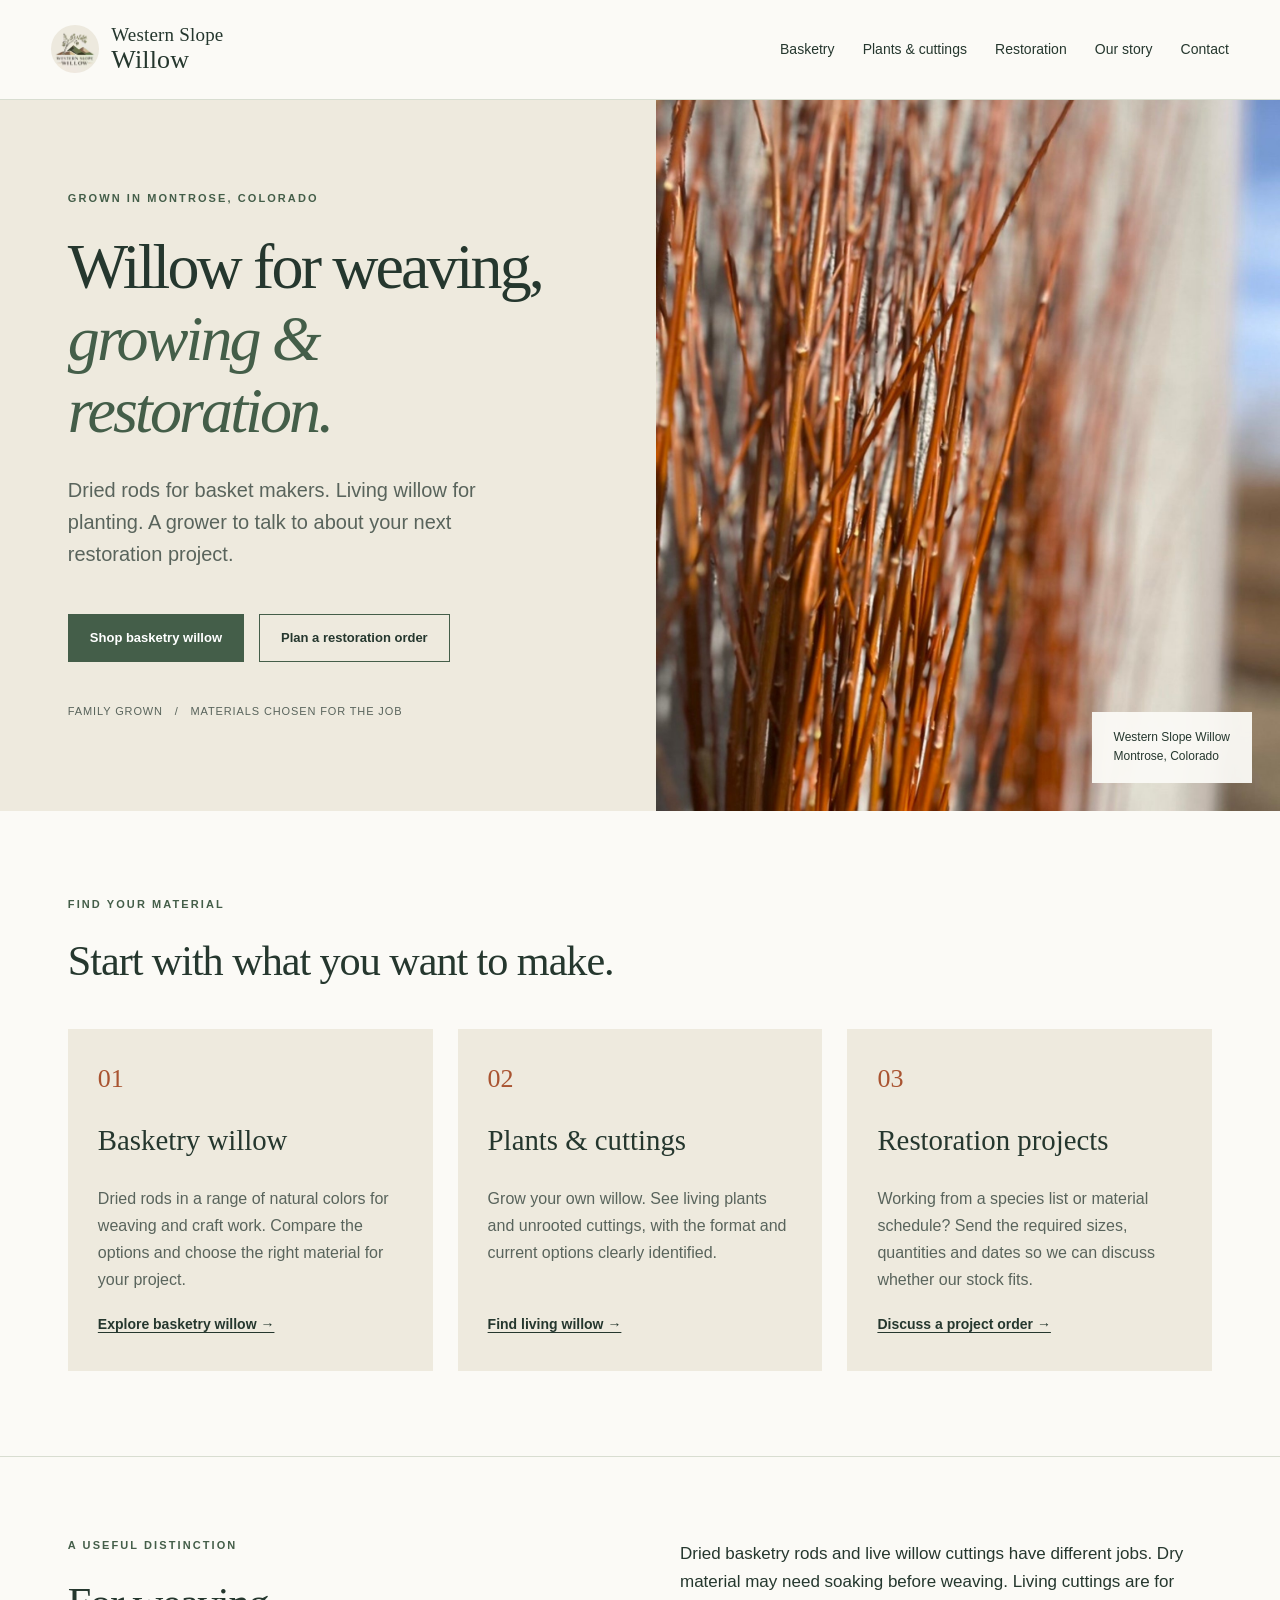
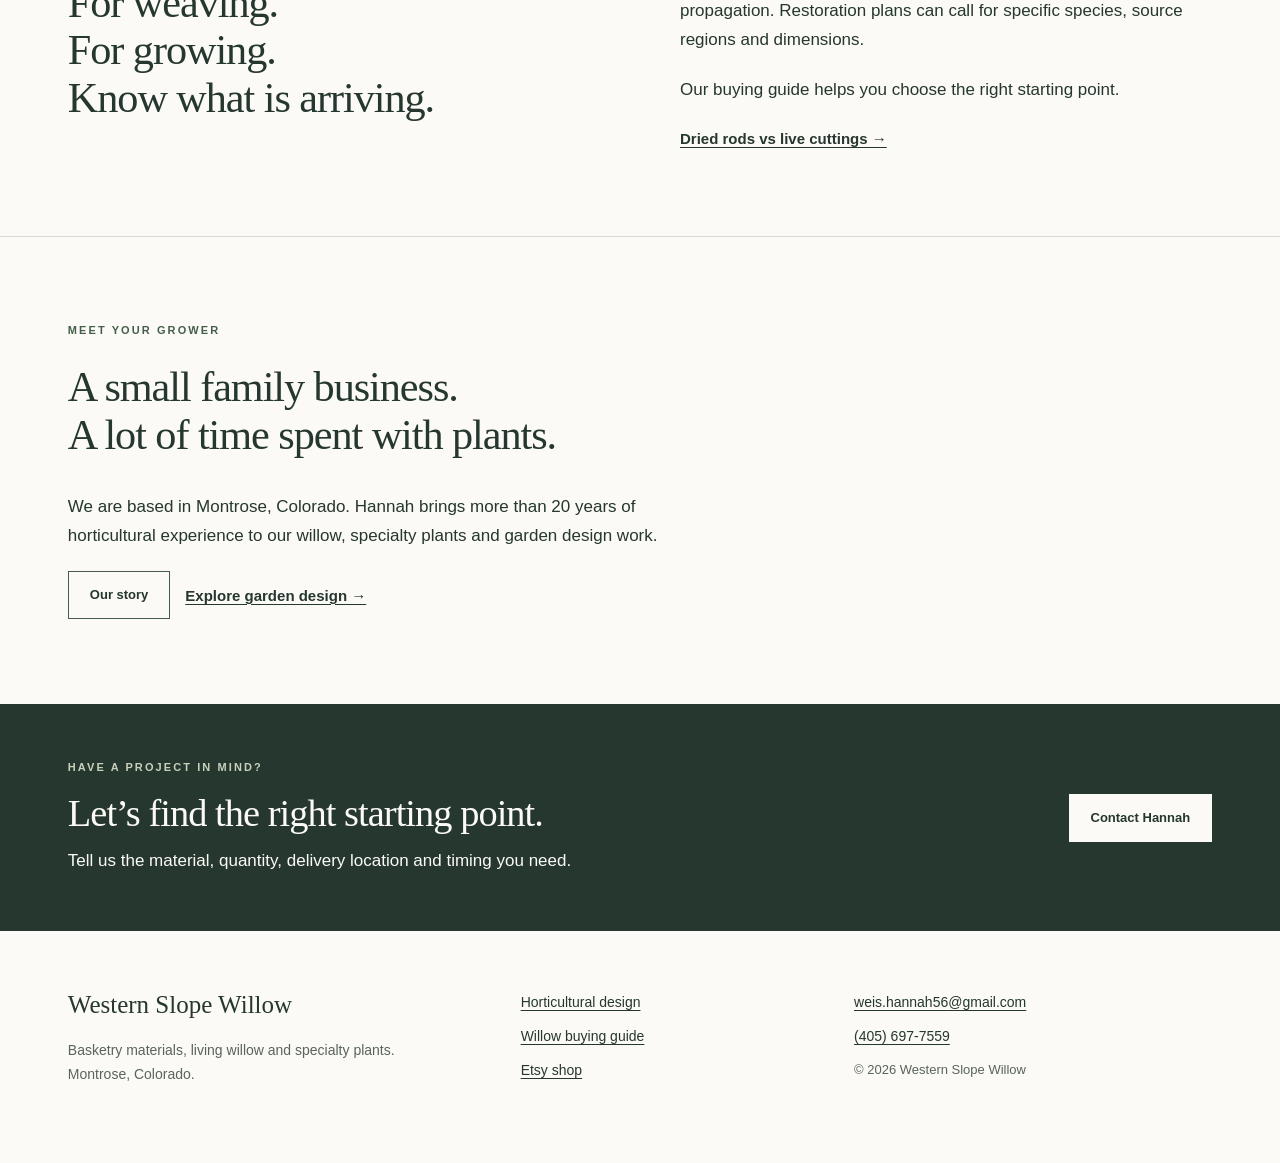
<file: index.html>
<!doctype html>
<html lang="en"><head><meta charset="utf-8"><meta name="viewport" content="width=device-width, initial-scale=1"><title>Basketry Willow &amp; Restoration Plants | Western Slope Willow</title><meta name="description" content="Shop dried basketry willow rods, live cuttings and willow plants from Montrose, Colorado. Ask about material for restoration and revegetation projects."><link rel="canonical" href="https://westernslopewillow.com/"><meta property="og:type" content="website"><meta property="og:title" content="Basketry Willow &amp; Restoration Plants | Western Slope Willow"><meta property="og:description" content="Shop dried basketry willow rods, live cuttings and willow plants from Montrose, Colorado. Ask about material for restoration and revegetation projects."><meta property="og:url" content="https://westernslopewillow.com/"><meta property="og:image" content="https://westernslopewillow.com/assets/willow-rods.jpg"><meta property="og:image:alt" content="Close view of reddish brown willow rods"><link rel="icon" href="/assets/logo.png"><link rel="stylesheet" href="/assets/site.css"><script type="application/ld+json">{"@context": "https://schema.org", "@graph": [{"@type": "Organization", "@id": "https://westernslopewillow.com/#organization", "name": "Western Slope Willow", "url": "https://westernslopewillow.com/", "logo": "https://westernslopewillow.com/assets/logo.png", "email": "weis.hannah56@gmail.com", "telephone": "+1-405-697-7559", "address": {"@type": "PostalAddress", "addressLocality": "Montrose", "addressRegion": "CO", "addressCountry": "US"}, "sameAs": ["https://www.etsy.com/shop/WesternSlopeWillowCo"]}, {"@type": "WebSite", "@id": "https://westernslopewillow.com/#website", "url": "https://westernslopewillow.com/", "name": "Western Slope Willow", "publisher": {"@id": "https://westernslopewillow.com/#organization"}}, {"@type": "WebPage", "@id": "https://westernslopewillow.com/#webpage", "url": "https://westernslopewillow.com/", "name": "Basketry Willow & Restoration Plants | Western Slope Willow", "description": "Shop dried basketry willow rods, live cuttings and willow plants from Montrose, Colorado. Ask about material for restoration and revegetation projects.", "isPartOf": {"@id": "https://westernslopewillow.com/#website"}}]}</script><script src="/assets/site.js" defer></script></head><body><a class="skip" href="#main">Skip to content</a><header class="site-header"><a class="brand" href="/"><img src="/assets/logo.png" alt="" width="48" height="48"><span>Western Slope<br><strong>Willow</strong></span></a><nav class="desktop-nav" aria-label="Main navigation"><a href="/basketry-willow/">Basketry</a><a href="/willow-plants-and-cuttings/">Plants & cuttings</a><a href="/restoration-willow/">Restoration</a><a href="/about/">Our story</a><a href="/contact/">Contact</a></nav><details class="mobile-nav"><summary>Menu</summary><nav aria-label="Mobile navigation"><a href="/basketry-willow/">Basketry</a><a href="/willow-plants-and-cuttings/">Plants & cuttings</a><a href="/restoration-willow/">Restoration</a><a href="/about/">Our story</a><a href="/contact/">Contact</a></nav></details></header><main id="main"><section class="hero"><div class="hero-copy"><p class="eyebrow">Grown in Montrose, Colorado</p><h1>Willow for weaving,<br><em>growing & restoration.</em></h1><p class="lead">Dried rods for basket makers. Living willow for planting. A grower to talk to about your next restoration project.</p><div class="actions"><a class="button" href="/basketry-willow/">Shop basketry willow</a><a class="button secondary" href="/restoration-willow/">Plan a restoration order</a></div><p class="hero-note">Family grown &nbsp; / &nbsp; Materials chosen for the job</p></div><div class="hero-image"><img src="/assets/willow-rods.jpg" alt="A close view of reddish brown willow rods" width="1500" height="2000" fetchpriority="high"><div class="image-caption">Western Slope Willow<br>Montrose, Colorado</div></div></section><section class="section"><div class="section-top"><p class="eyebrow">Find your material</p><h2>Start with what you want to make.</h2></div><div class="cards"><article class="card"><span class="number">01</span><h3>Basketry willow</h3><p>Dried rods in a range of natural colors for weaving and craft work. Compare the options and choose the right material for your project.</p><a href="/basketry-willow/">Explore basketry willow &rarr;</a></article><article class="card"><span class="number">02</span><h3>Plants & cuttings</h3><p>Grow your own willow. See living plants and unrooted cuttings, with the format and current options clearly identified.</p><a href="/willow-plants-and-cuttings/">Find living willow &rarr;</a></article><article class="card"><span class="number">03</span><h3>Restoration projects</h3><p>Working from a species list or material schedule? Send the required sizes, quantities and dates so we can discuss whether our stock fits.</p><a href="/restoration-willow/">Discuss a project order &rarr;</a></article></div></section><section class="split-section"><div><p class="eyebrow">A useful distinction</p><h2>For weaving.<br>For growing.<br>Know what is arriving.</h2></div><div><p>Dried basketry rods and live willow cuttings have different jobs. Dry material may need soaking before weaving. Living cuttings are for propagation. Restoration plans can call for specific species, source regions and dimensions.</p><p>Our buying guide helps you choose the right starting point.</p><a class="text-link" href="/guides/dried-willow-vs-live-cuttings/">Dried rods vs live cuttings &rarr;</a></div></section><section class="section story"><p class="eyebrow">Meet your grower</p><h2>A small family business.<br>A lot of time spent with plants.</h2><p>We are based in Montrose, Colorado. Hannah brings more than 20 years of horticultural experience to our willow, specialty plants and garden design work.</p><div class="actions"><a class="button secondary" href="/about/">Our story</a><a class="text-link" href="/horticultural-design/">Explore garden design &rarr;</a></div></section><section class="callout"><div><p class="eyebrow">Have a project in mind?</p><h2>Let’s find the right starting point.</h2><p>Tell us the material, quantity, delivery location and timing you need.</p></div><a class="button light" href="/contact/">Contact Hannah</a></section></main><footer><div><a class="footer-brand" href="/">Western Slope Willow</a><p>Basketry materials, living willow and specialty plants.<br>Montrose, Colorado.</p></div><div><a href="/horticultural-design/">Horticultural design</a><a href="/guides/dried-willow-vs-live-cuttings/">Willow buying guide</a><a href="https://www.etsy.com/shop/WesternSlopeWillowCo">Etsy shop</a></div><div><a href="mailto:weis.hannah56@gmail.com">weis.hannah56@gmail.com</a><a href="tel:+14056977559">(405) 697-7559</a><span class="small">&copy; 2026 Western Slope Willow</span></div></footer></body></html>
</file>
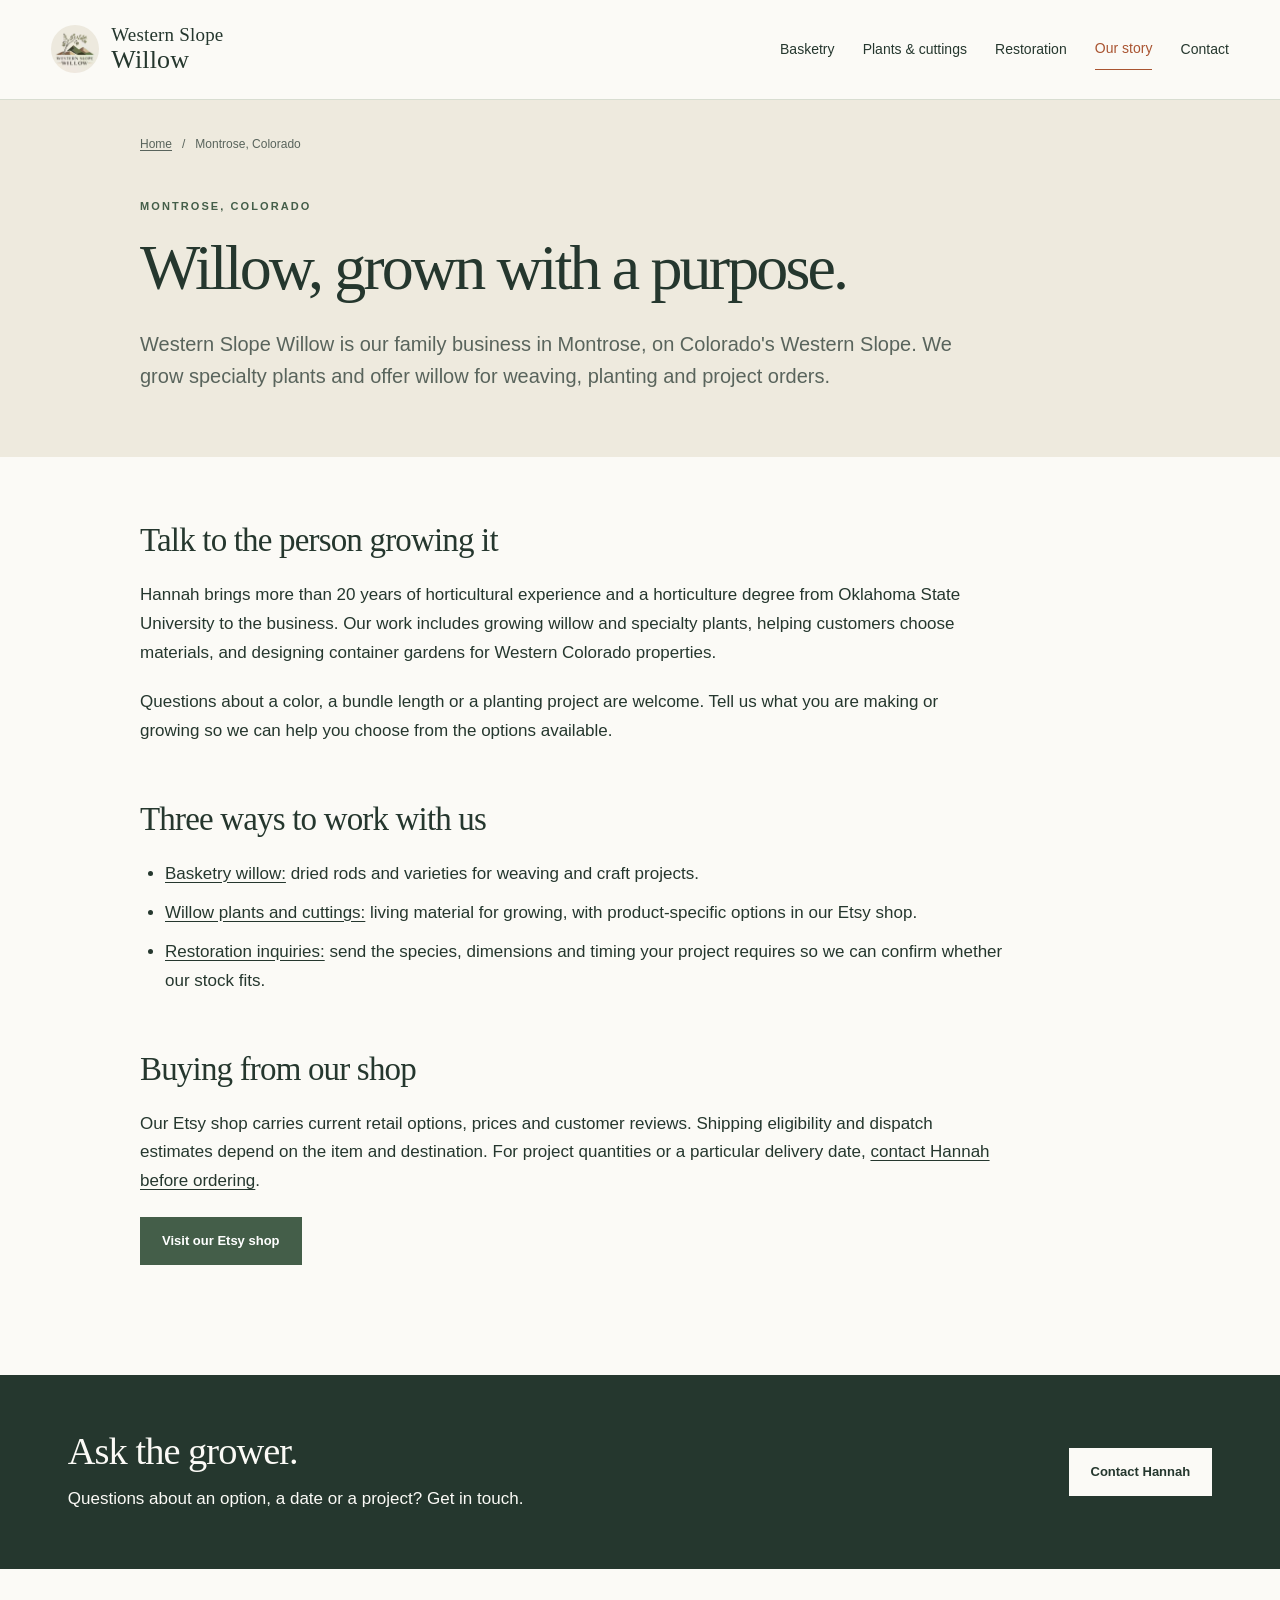
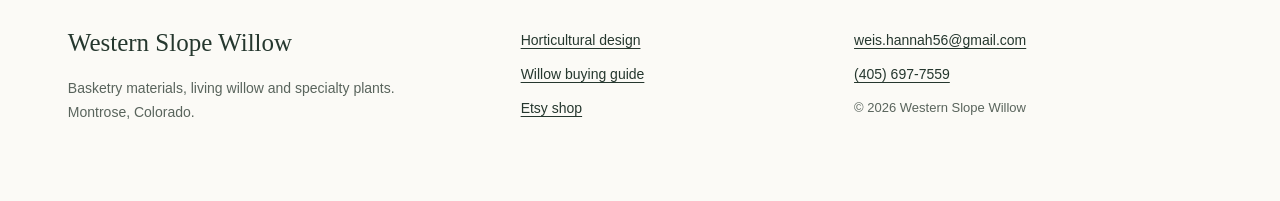
<file: about/index.html>
<!doctype html>
<html lang="en"><head><meta charset="utf-8"><meta name="viewport" content="width=device-width, initial-scale=1"><title>About Our Montrose Willow Business | Western Slope Willow</title><meta name="description" content="Meet Western Slope Willow, a family business in Montrose, Colorado, offering basketry materials, willow plants and horticultural design."><link rel="canonical" href="https://westernslopewillow.com/about/"><meta property="og:type" content="website"><meta property="og:title" content="About Our Montrose Willow Business | Western Slope Willow"><meta property="og:description" content="Meet Western Slope Willow, a family business in Montrose, Colorado, offering basketry materials, willow plants and horticultural design."><meta property="og:url" content="https://westernslopewillow.com/about/"><meta property="og:image" content="https://westernslopewillow.com/assets/willow-rods.jpg"><meta property="og:image:alt" content="Close view of reddish brown willow rods"><link rel="icon" href="/assets/logo.png"><link rel="stylesheet" href="/assets/site.css"><script type="application/ld+json">{"@context": "https://schema.org", "@graph": [{"@type": "Organization", "@id": "https://westernslopewillow.com/#organization", "name": "Western Slope Willow", "url": "https://westernslopewillow.com/", "logo": "https://westernslopewillow.com/assets/logo.png", "email": "weis.hannah56@gmail.com", "telephone": "+1-405-697-7559", "address": {"@type": "PostalAddress", "addressLocality": "Montrose", "addressRegion": "CO", "addressCountry": "US"}, "sameAs": ["https://www.etsy.com/shop/WesternSlopeWillowCo"]}, {"@type": "WebSite", "@id": "https://westernslopewillow.com/#website", "url": "https://westernslopewillow.com/", "name": "Western Slope Willow", "publisher": {"@id": "https://westernslopewillow.com/#organization"}}, {"@type": "WebPage", "@id": "https://westernslopewillow.com/about/#webpage", "url": "https://westernslopewillow.com/about/", "name": "About Our Montrose Willow Business | Western Slope Willow", "description": "Meet Western Slope Willow, a family business in Montrose, Colorado, offering basketry materials, willow plants and horticultural design.", "isPartOf": {"@id": "https://westernslopewillow.com/#website"}}, {"@type": "BreadcrumbList", "itemListElement": [{"@type": "ListItem", "position": 1, "name": "Home", "item": "https://westernslopewillow.com/"}, {"@type": "ListItem", "position": 2, "name": "Willow, grown with a purpose.", "item": "https://westernslopewillow.com/about/"}]}]}</script><script src="/assets/site.js" defer></script></head><body><a class="skip" href="#main">Skip to content</a><header class="site-header"><a class="brand" href="/"><img src="/assets/logo.png" alt="" width="48" height="48"><span>Western Slope<br><strong>Willow</strong></span></a><nav class="desktop-nav" aria-label="Main navigation"><a href="/basketry-willow/">Basketry</a><a href="/willow-plants-and-cuttings/">Plants & cuttings</a><a href="/restoration-willow/">Restoration</a><a href="/about/" aria-current="page">Our story</a><a href="/contact/">Contact</a></nav><details class="mobile-nav"><summary>Menu</summary><nav aria-label="Mobile navigation"><a href="/basketry-willow/">Basketry</a><a href="/willow-plants-and-cuttings/">Plants & cuttings</a><a href="/restoration-willow/">Restoration</a><a href="/about/" aria-current="page">Our story</a><a href="/contact/">Contact</a></nav></details></header><main id="main"><div class="page-intro"><div class="breadcrumbs"><a href="/">Home</a><span>/</span><span>Montrose, Colorado</span></div><p class="eyebrow">Montrose, Colorado</p><h1>Willow, grown with a purpose.</h1><p class="lead">Western Slope Willow is our family business in Montrose, on Colorado&#x27;s Western Slope. We grow specialty plants and offer willow for weaving, planting and project orders.</p></div><article class="prose"><h2>Talk to the person growing it</h2><p>Hannah brings more than 20 years of horticultural experience and a horticulture degree from Oklahoma State University to the business. Our work includes growing willow and specialty plants, helping customers choose materials, and designing container gardens for Western Colorado properties.</p><p>Questions about a color, a bundle length or a planting project are welcome. Tell us what you are making or growing so we can help you choose from the options available.</p><h2>Three ways to work with us</h2><ul><li><a href="/basketry-willow/">Basketry willow:</a> dried rods and varieties for weaving and craft projects.</li><li><a href="/willow-plants-and-cuttings/">Willow plants and cuttings:</a> living material for growing, with product-specific options in our Etsy shop.</li><li><a href="/restoration-willow/">Restoration inquiries:</a> send the species, dimensions and timing your project requires so we can confirm whether our stock fits.</li></ul><h2>Buying from our shop</h2><p>Our Etsy shop carries current retail options, prices and customer reviews. Shipping eligibility and dispatch estimates depend on the item and destination. For project quantities or a particular delivery date, <a href="/contact/">contact Hannah before ordering</a>.</p><p><a class="button" href="https://www.etsy.com/shop/WesternSlopeWillowCo">Visit our Etsy shop</a></p></article><section class="callout"><div><h2>Ask the grower.</h2><p>Questions about an option, a date or a project? Get in touch.</p></div><a class="button light" href="/contact/">Contact Hannah</a></section></main><footer><div><a class="footer-brand" href="/">Western Slope Willow</a><p>Basketry materials, living willow and specialty plants.<br>Montrose, Colorado.</p></div><div><a href="/horticultural-design/">Horticultural design</a><a href="/guides/dried-willow-vs-live-cuttings/">Willow buying guide</a><a href="https://www.etsy.com/shop/WesternSlopeWillowCo">Etsy shop</a></div><div><a href="mailto:weis.hannah56@gmail.com">weis.hannah56@gmail.com</a><a href="tel:+14056977559">(405) 697-7559</a><span class="small">&copy; 2026 Western Slope Willow</span></div></footer></body></html>
</file>
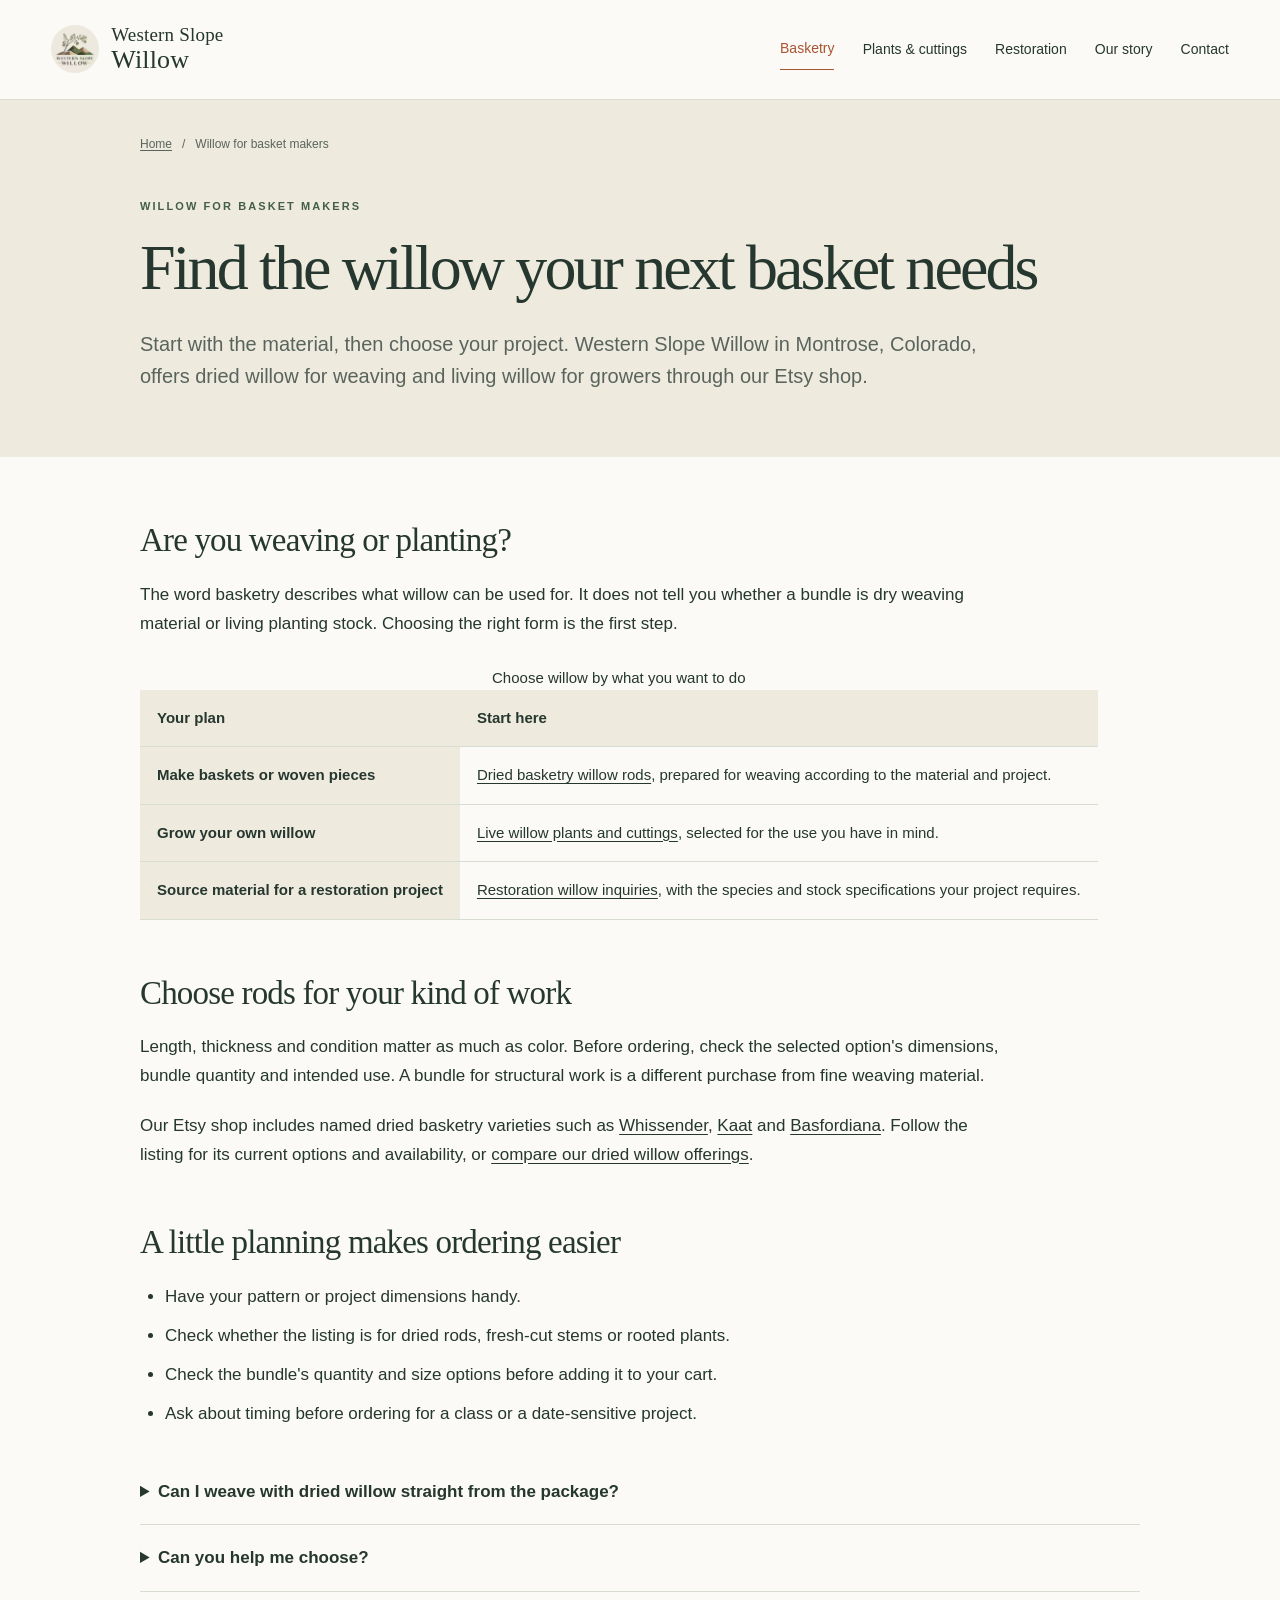
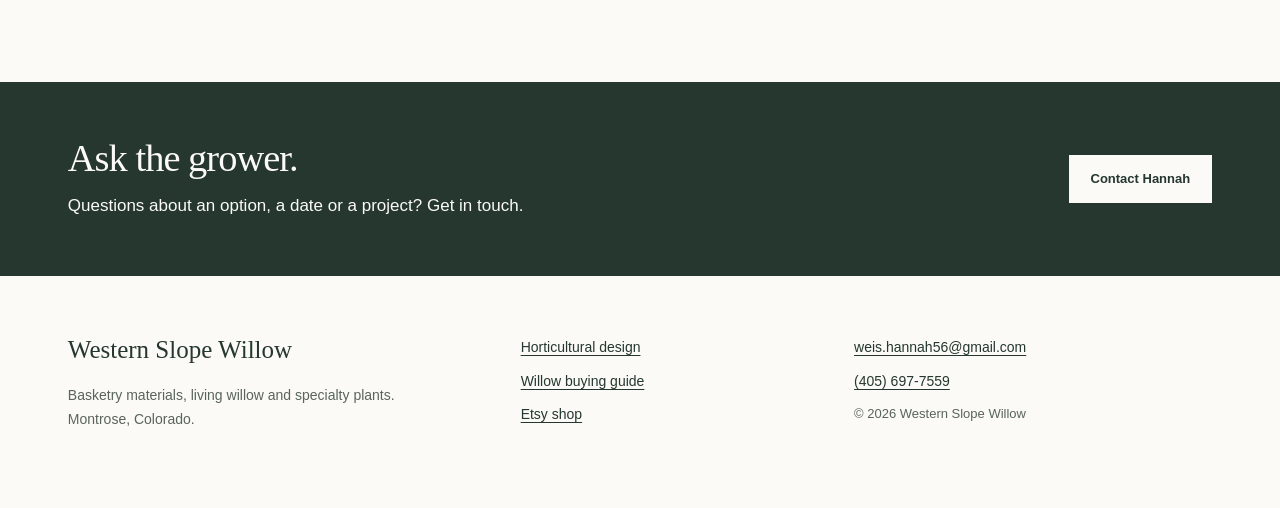
<file: basketry-willow/index.html>
<!doctype html>
<html lang="en"><head><meta charset="utf-8"><meta name="viewport" content="width=device-width, initial-scale=1"><title>Basketry Willow for Weaving &amp; Growing | Western Slope Willow</title><meta name="description" content="Find dried willow rods for basket weaving and live willow for growing. Compare material types and browse Western Slope Willow&#x27;s Etsy shop from Montrose, Colorado."><link rel="canonical" href="https://westernslopewillow.com/basketry-willow/"><meta property="og:type" content="website"><meta property="og:title" content="Basketry Willow for Weaving &amp; Growing | Western Slope Willow"><meta property="og:description" content="Find dried willow rods for basket weaving and live willow for growing. Compare material types and browse Western Slope Willow&#x27;s Etsy shop from Montrose, Colorado."><meta property="og:url" content="https://westernslopewillow.com/basketry-willow/"><meta property="og:image" content="https://westernslopewillow.com/assets/willow-rods.jpg"><meta property="og:image:alt" content="Close view of reddish brown willow rods"><link rel="icon" href="/assets/logo.png"><link rel="stylesheet" href="/assets/site.css"><script type="application/ld+json">{"@context": "https://schema.org", "@graph": [{"@type": "Organization", "@id": "https://westernslopewillow.com/#organization", "name": "Western Slope Willow", "url": "https://westernslopewillow.com/", "logo": "https://westernslopewillow.com/assets/logo.png", "email": "weis.hannah56@gmail.com", "telephone": "+1-405-697-7559", "address": {"@type": "PostalAddress", "addressLocality": "Montrose", "addressRegion": "CO", "addressCountry": "US"}, "sameAs": ["https://www.etsy.com/shop/WesternSlopeWillowCo"]}, {"@type": "WebSite", "@id": "https://westernslopewillow.com/#website", "url": "https://westernslopewillow.com/", "name": "Western Slope Willow", "publisher": {"@id": "https://westernslopewillow.com/#organization"}}, {"@type": "WebPage", "@id": "https://westernslopewillow.com/basketry-willow/#webpage", "url": "https://westernslopewillow.com/basketry-willow/", "name": "Basketry Willow for Weaving & Growing | Western Slope Willow", "description": "Find dried willow rods for basket weaving and live willow for growing. Compare material types and browse Western Slope Willow's Etsy shop from Montrose, Colorado.", "isPartOf": {"@id": "https://westernslopewillow.com/#website"}}, {"@type": "BreadcrumbList", "itemListElement": [{"@type": "ListItem", "position": 1, "name": "Home", "item": "https://westernslopewillow.com/"}, {"@type": "ListItem", "position": 2, "name": "Find the willow your next basket needs", "item": "https://westernslopewillow.com/basketry-willow/"}]}]}</script><script src="/assets/site.js" defer></script></head><body><a class="skip" href="#main">Skip to content</a><header class="site-header"><a class="brand" href="/"><img src="/assets/logo.png" alt="" width="48" height="48"><span>Western Slope<br><strong>Willow</strong></span></a><nav class="desktop-nav" aria-label="Main navigation"><a href="/basketry-willow/" aria-current="page">Basketry</a><a href="/willow-plants-and-cuttings/">Plants & cuttings</a><a href="/restoration-willow/">Restoration</a><a href="/about/">Our story</a><a href="/contact/">Contact</a></nav><details class="mobile-nav"><summary>Menu</summary><nav aria-label="Mobile navigation"><a href="/basketry-willow/" aria-current="page">Basketry</a><a href="/willow-plants-and-cuttings/">Plants & cuttings</a><a href="/restoration-willow/">Restoration</a><a href="/about/">Our story</a><a href="/contact/">Contact</a></nav></details></header><main id="main"><div class="page-intro"><div class="breadcrumbs"><a href="/">Home</a><span>/</span><span>Willow for basket makers</span></div><p class="eyebrow">Willow for basket makers</p><h1>Find the willow your next basket needs</h1><p class="lead">Start with the material, then choose your project. Western Slope Willow in Montrose, Colorado, offers dried willow for weaving and living willow for growers through our Etsy shop.</p></div><article class="prose"><h2>Are you weaving or planting?</h2><p>The word basketry describes what willow can be used for. It does not tell you whether a bundle is dry weaving material or living planting stock. Choosing the right form is the first step.</p><table><caption>Choose willow by what you want to do</caption><thead><tr><th scope="col">Your plan</th><th scope="col">Start here</th></tr></thead><tbody><tr><th scope="row">Make baskets or woven pieces</th><td><a href="/basketry-willow/dried-rods/">Dried basketry willow rods</a>, prepared for weaving according to the material and project.</td></tr><tr><th scope="row">Grow your own willow</th><td><a href="/willow-plants-and-cuttings/">Live willow plants and cuttings</a>, selected for the use you have in mind.</td></tr><tr><th scope="row">Source material for a restoration project</th><td><a href="/restoration-willow/">Restoration willow inquiries</a>, with the species and stock specifications your project requires.</td></tr></tbody></table><h2>Choose rods for your kind of work</h2><p>Length, thickness and condition matter as much as color. Before ordering, check the selected option's dimensions, bundle quantity and intended use. A bundle for structural work is a different purchase from fine weaving material.</p><p>Our Etsy shop includes named dried basketry varieties such as <a href="https://www.etsy.com/listing/4569915538/whissender-basket-willow-olive-tan-to">Whissender</a>, <a href="https://www.etsy.com/listing/4571740816/kaat-basket-willow-naturally-dried">Kaat</a> and <a href="https://www.etsy.com/listing/4571756450/basfordiana-basketry-willow-naturally">Basfordiana</a>. Follow the listing for its current options and availability, or <a href="/basketry-willow/dried-rods/">compare our dried willow offerings</a>.</p><h2>A little planning makes ordering easier</h2><ul><li>Have your pattern or project dimensions handy.</li><li>Check whether the listing is for dried rods, fresh-cut stems or rooted plants.</li><li>Check the bundle's quantity and size options before adding it to your cart.</li><li>Ask about timing before ordering for a class or a date-sensitive project.</li></ul><details><summary>Can I weave with dried willow straight from the package?</summary><p>Dried basketry willow needs preparation before weaving. Follow the directions for your material, allowing time for soaking and mellowing where required. Fresh-cut planting material is a different product.</p></details><details><summary>Can you help me choose?</summary><p><a href="/contact/">Send us your project details</a>, including the size of the piece and any material requirements from your pattern. For current purchase options, visit <a href="https://www.etsy.com/shop/WesternSlopeWillowCo">our Etsy shop</a>.</p></details></article><section class="callout"><div><h2>Ask the grower.</h2><p>Questions about an option, a date or a project? Get in touch.</p></div><a class="button light" href="/contact/">Contact Hannah</a></section></main><footer><div><a class="footer-brand" href="/">Western Slope Willow</a><p>Basketry materials, living willow and specialty plants.<br>Montrose, Colorado.</p></div><div><a href="/horticultural-design/">Horticultural design</a><a href="/guides/dried-willow-vs-live-cuttings/">Willow buying guide</a><a href="https://www.etsy.com/shop/WesternSlopeWillowCo">Etsy shop</a></div><div><a href="mailto:weis.hannah56@gmail.com">weis.hannah56@gmail.com</a><a href="tel:+14056977559">(405) 697-7559</a><span class="small">&copy; 2026 Western Slope Willow</span></div></footer></body></html>
</file>
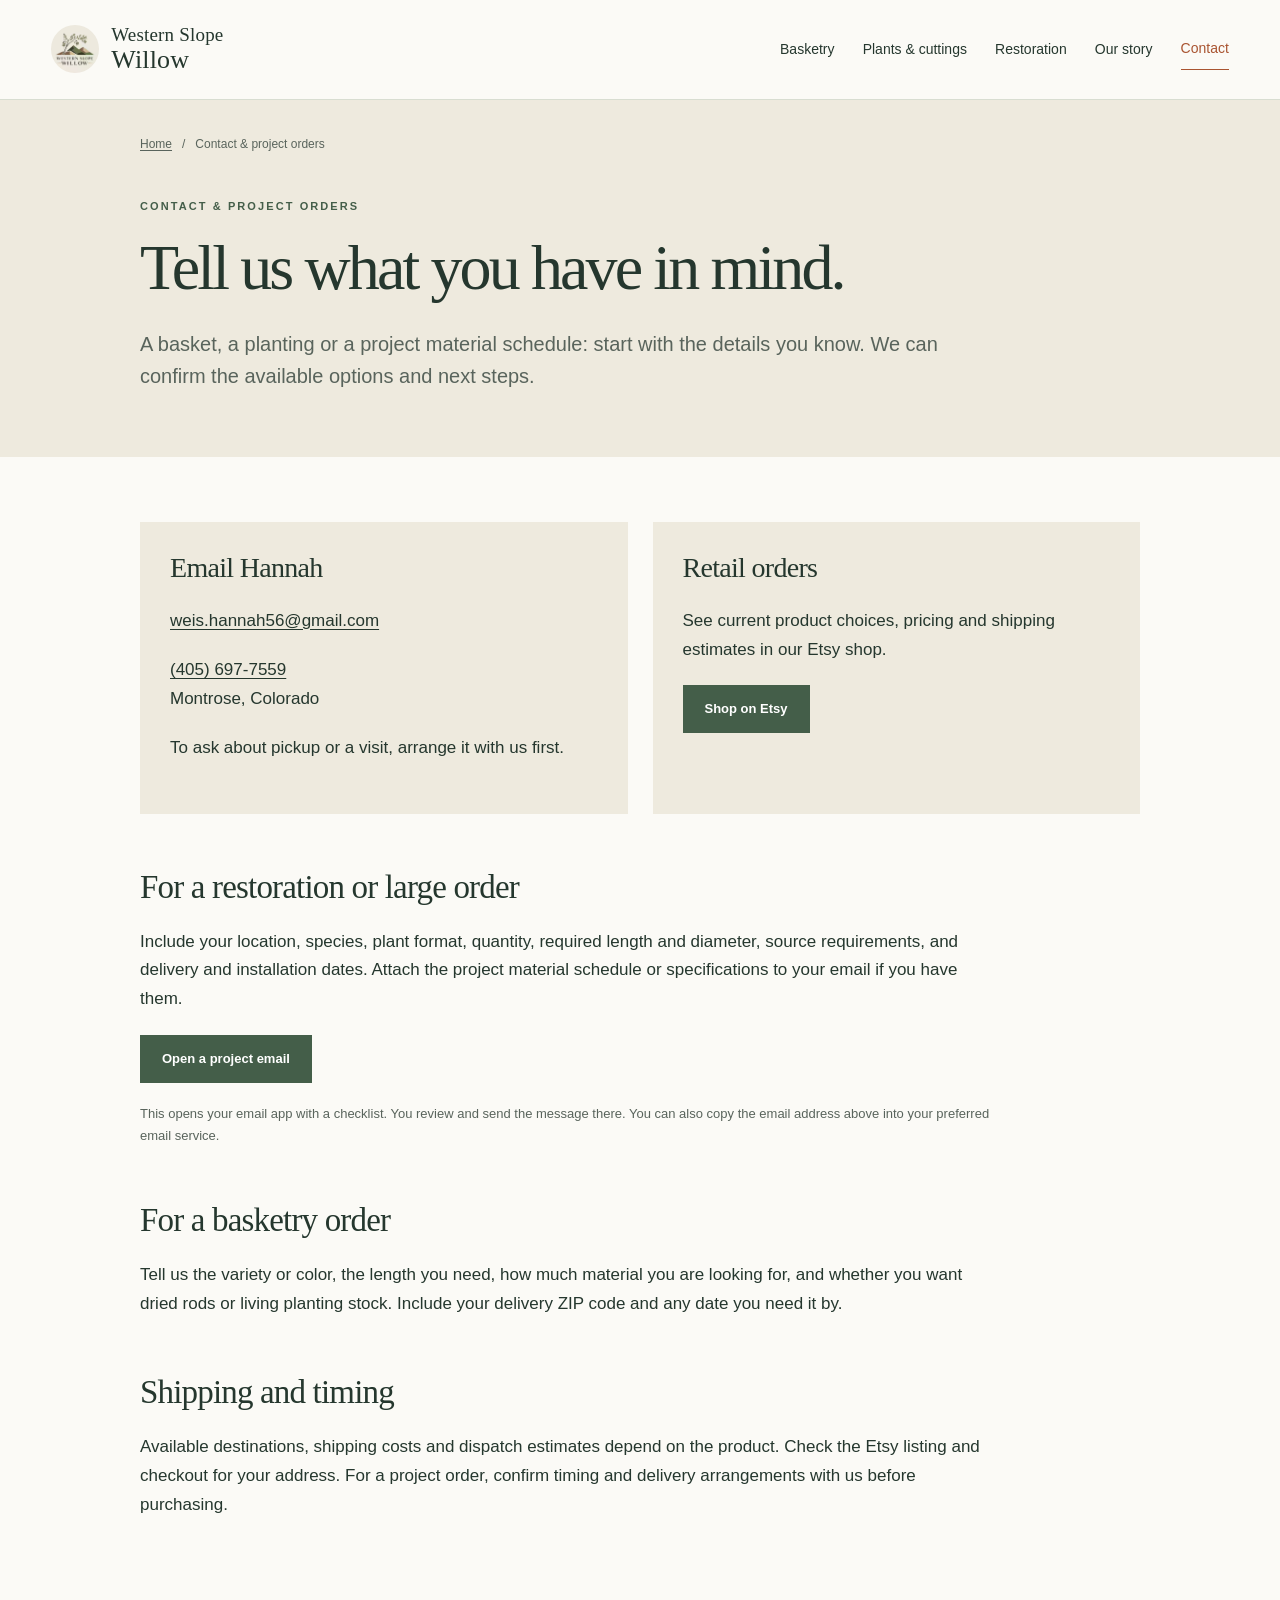
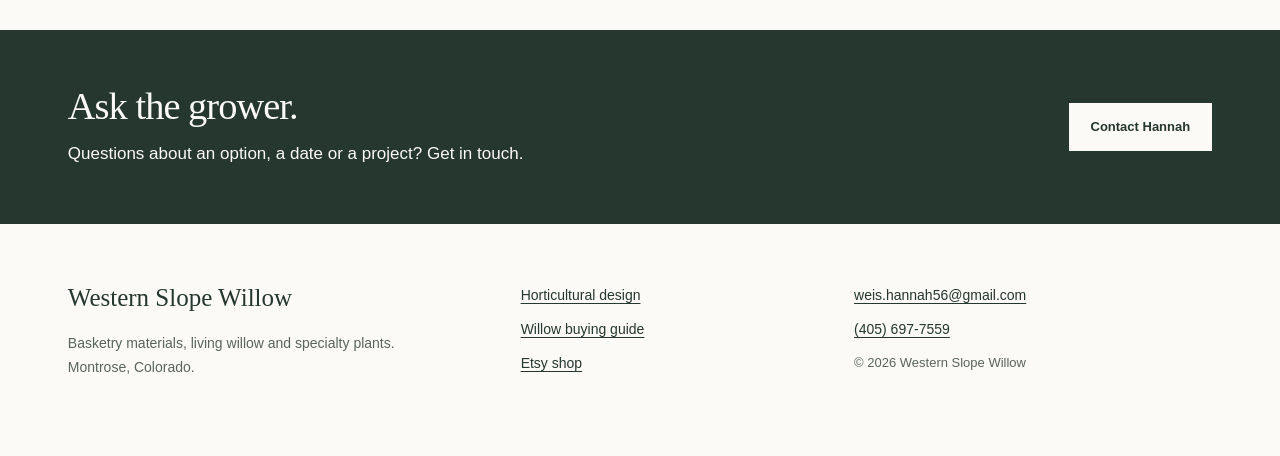
<file: contact/index.html>
<!doctype html>
<html lang="en"><head><meta charset="utf-8"><meta name="viewport" content="width=device-width, initial-scale=1"><title>Contact Hannah &amp; Ask About Willow Orders | Western Slope Willow</title><meta name="description" content="Ask about basketry willow, living plants or restoration quantities. Contact Hannah in Montrose, Colorado by email or phone."><link rel="canonical" href="https://westernslopewillow.com/contact/"><meta property="og:type" content="website"><meta property="og:title" content="Contact Hannah &amp; Ask About Willow Orders | Western Slope Willow"><meta property="og:description" content="Ask about basketry willow, living plants or restoration quantities. Contact Hannah in Montrose, Colorado by email or phone."><meta property="og:url" content="https://westernslopewillow.com/contact/"><meta property="og:image" content="https://westernslopewillow.com/assets/willow-rods.jpg"><meta property="og:image:alt" content="Close view of reddish brown willow rods"><link rel="icon" href="/assets/logo.png"><link rel="stylesheet" href="/assets/site.css"><script type="application/ld+json">{"@context": "https://schema.org", "@graph": [{"@type": "Organization", "@id": "https://westernslopewillow.com/#organization", "name": "Western Slope Willow", "url": "https://westernslopewillow.com/", "logo": "https://westernslopewillow.com/assets/logo.png", "email": "weis.hannah56@gmail.com", "telephone": "+1-405-697-7559", "address": {"@type": "PostalAddress", "addressLocality": "Montrose", "addressRegion": "CO", "addressCountry": "US"}, "sameAs": ["https://www.etsy.com/shop/WesternSlopeWillowCo"]}, {"@type": "WebSite", "@id": "https://westernslopewillow.com/#website", "url": "https://westernslopewillow.com/", "name": "Western Slope Willow", "publisher": {"@id": "https://westernslopewillow.com/#organization"}}, {"@type": "WebPage", "@id": "https://westernslopewillow.com/contact/#webpage", "url": "https://westernslopewillow.com/contact/", "name": "Contact Hannah & Ask About Willow Orders | Western Slope Willow", "description": "Ask about basketry willow, living plants or restoration quantities. Contact Hannah in Montrose, Colorado by email or phone.", "isPartOf": {"@id": "https://westernslopewillow.com/#website"}}, {"@type": "BreadcrumbList", "itemListElement": [{"@type": "ListItem", "position": 1, "name": "Home", "item": "https://westernslopewillow.com/"}, {"@type": "ListItem", "position": 2, "name": "Tell us what you have in mind.", "item": "https://westernslopewillow.com/contact/"}]}]}</script><script src="/assets/site.js" defer></script></head><body><a class="skip" href="#main">Skip to content</a><header class="site-header"><a class="brand" href="/"><img src="/assets/logo.png" alt="" width="48" height="48"><span>Western Slope<br><strong>Willow</strong></span></a><nav class="desktop-nav" aria-label="Main navigation"><a href="/basketry-willow/">Basketry</a><a href="/willow-plants-and-cuttings/">Plants & cuttings</a><a href="/restoration-willow/">Restoration</a><a href="/about/">Our story</a><a href="/contact/" aria-current="page">Contact</a></nav><details class="mobile-nav"><summary>Menu</summary><nav aria-label="Mobile navigation"><a href="/basketry-willow/">Basketry</a><a href="/willow-plants-and-cuttings/">Plants & cuttings</a><a href="/restoration-willow/">Restoration</a><a href="/about/">Our story</a><a href="/contact/" aria-current="page">Contact</a></nav></details></header><main id="main"><div class="page-intro"><div class="breadcrumbs"><a href="/">Home</a><span>/</span><span>Contact &amp; project orders</span></div><p class="eyebrow">Contact &amp; project orders</p><h1>Tell us what you have in mind.</h1><p class="lead">A basket, a planting or a project material schedule: start with the details you know. We can confirm the available options and next steps.</p></div><article class="prose"><div class="contact-grid"><section class="contact-box"><h2>Email Hannah</h2><p><a href="mailto:weis.hannah56@gmail.com">weis.hannah56@gmail.com</a></p><p><a href="tel:+14056977559">(405) 697-7559</a><br>Montrose, Colorado</p><p>To ask about pickup or a visit, arrange it with us first.</p></section><section class="contact-box"><h2>Retail orders</h2><p>See current product choices, pricing and shipping estimates in our Etsy shop.</p><p><a class="button" href="https://www.etsy.com/shop/WesternSlopeWillowCo">Shop on Etsy</a></p></section></div><h2>For a restoration or large order</h2><p>Include your location, species, plant format, quantity, required length and diameter, source requirements, and delivery and installation dates. Attach the project material schedule or specifications to your email if you have them.</p><p><a class="button" href="mailto:weis.hannah56@gmail.com?subject=Willow%20restoration%20order%20inquiry&amp;body=Project%20location%20and%20elevation%3A%0ASpecies%20required%3A%0APlant%20format%2C%20length%20and%20diameter%3A%0AQuantity%3A%0ASource%20or%20provenance%20requirements%3A%0ADelivery%20and%20installation%20dates%3A%0ADelivery%20ZIP%20code%3A%0AName%2C%20company%20and%20phone%3A%0A%0AI%20will%20attach%20my%20material%20schedule%20or%20project%20specifications%20if%20available.">Open a project email</a></p><p class="small">This opens your email app with a checklist. You review and send the message there. You can also copy the email address above into your preferred email service.</p><h2>For a basketry order</h2><p>Tell us the variety or color, the length you need, how much material you are looking for, and whether you want dried rods or living planting stock. Include your delivery ZIP code and any date you need it by.</p><h2>Shipping and timing</h2><p>Available destinations, shipping costs and dispatch estimates depend on the product. Check the Etsy listing and checkout for your address. For a project order, confirm timing and delivery arrangements with us before purchasing.</p></article><section class="callout"><div><h2>Ask the grower.</h2><p>Questions about an option, a date or a project? Get in touch.</p></div><a class="button light" href="/contact/">Contact Hannah</a></section></main><footer><div><a class="footer-brand" href="/">Western Slope Willow</a><p>Basketry materials, living willow and specialty plants.<br>Montrose, Colorado.</p></div><div><a href="/horticultural-design/">Horticultural design</a><a href="/guides/dried-willow-vs-live-cuttings/">Willow buying guide</a><a href="https://www.etsy.com/shop/WesternSlopeWillowCo">Etsy shop</a></div><div><a href="mailto:weis.hannah56@gmail.com">weis.hannah56@gmail.com</a><a href="tel:+14056977559">(405) 697-7559</a><span class="small">&copy; 2026 Western Slope Willow</span></div></footer></body></html>
</file>
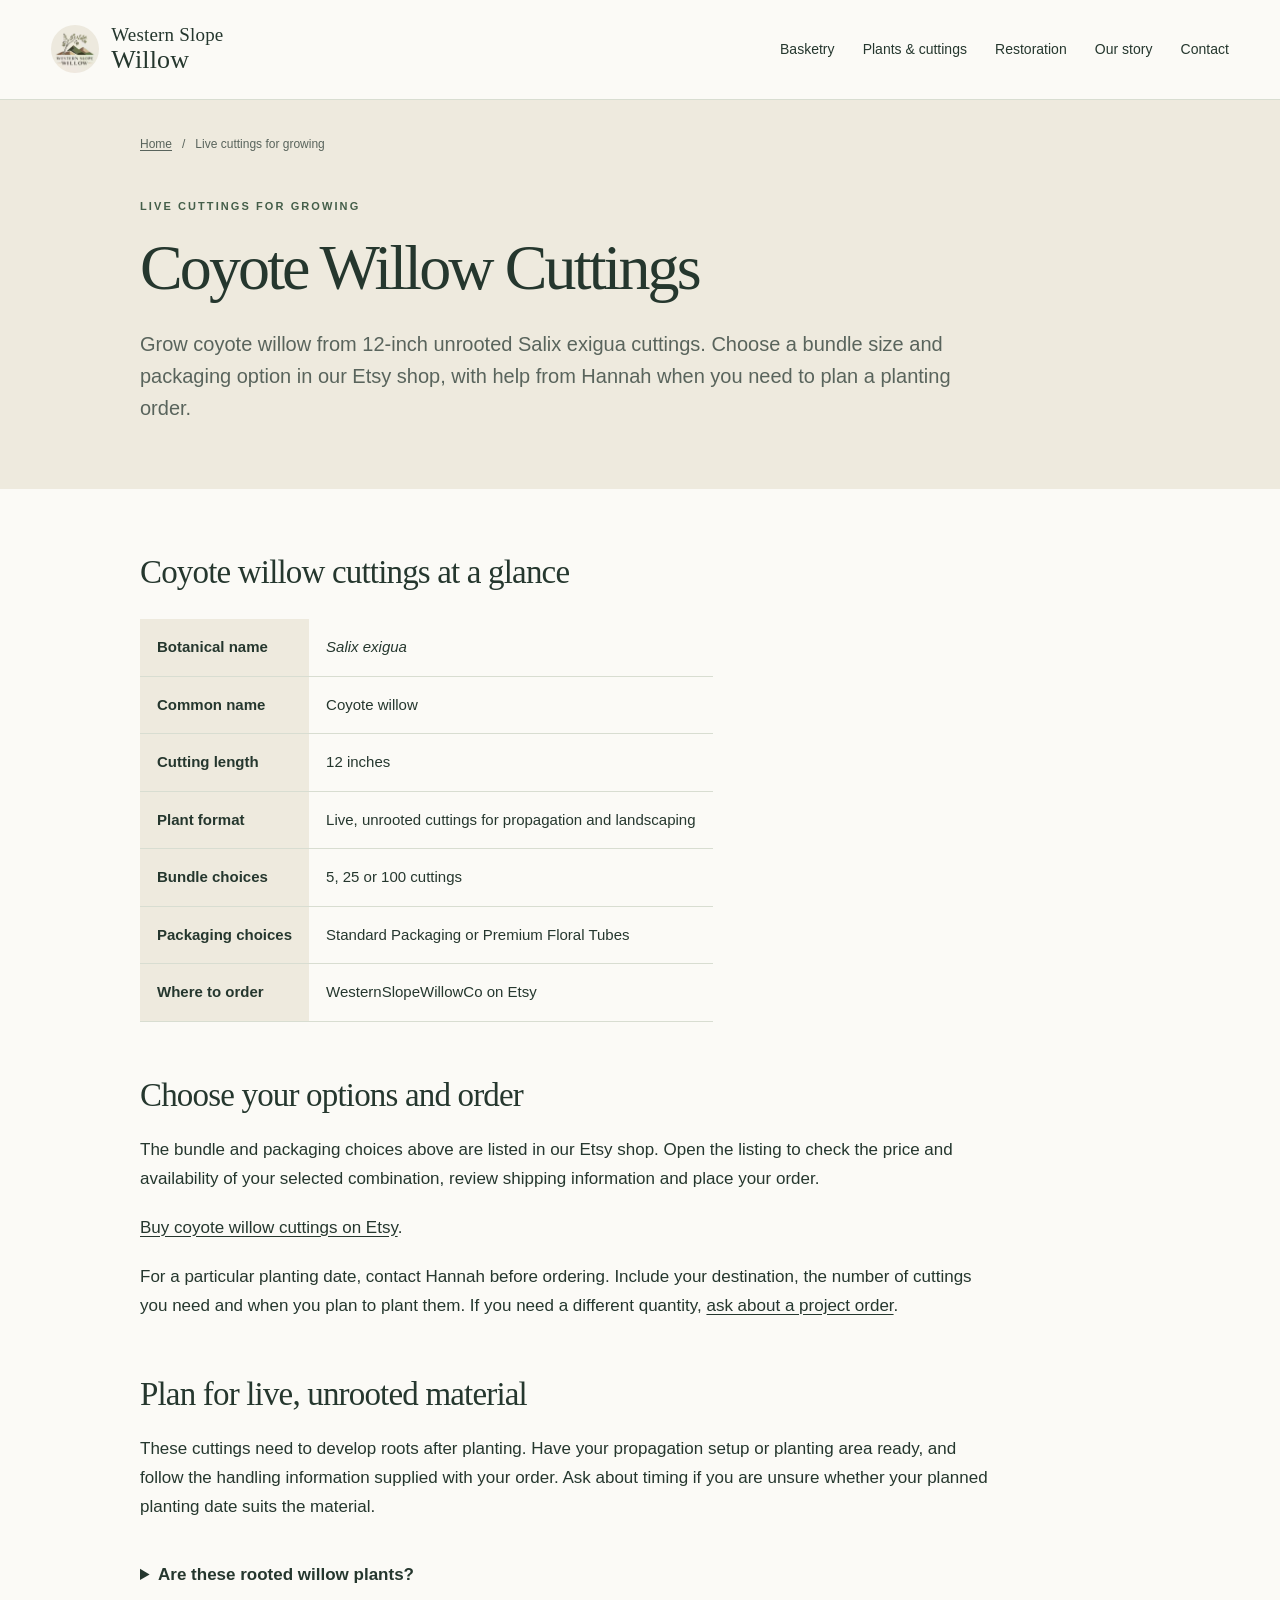
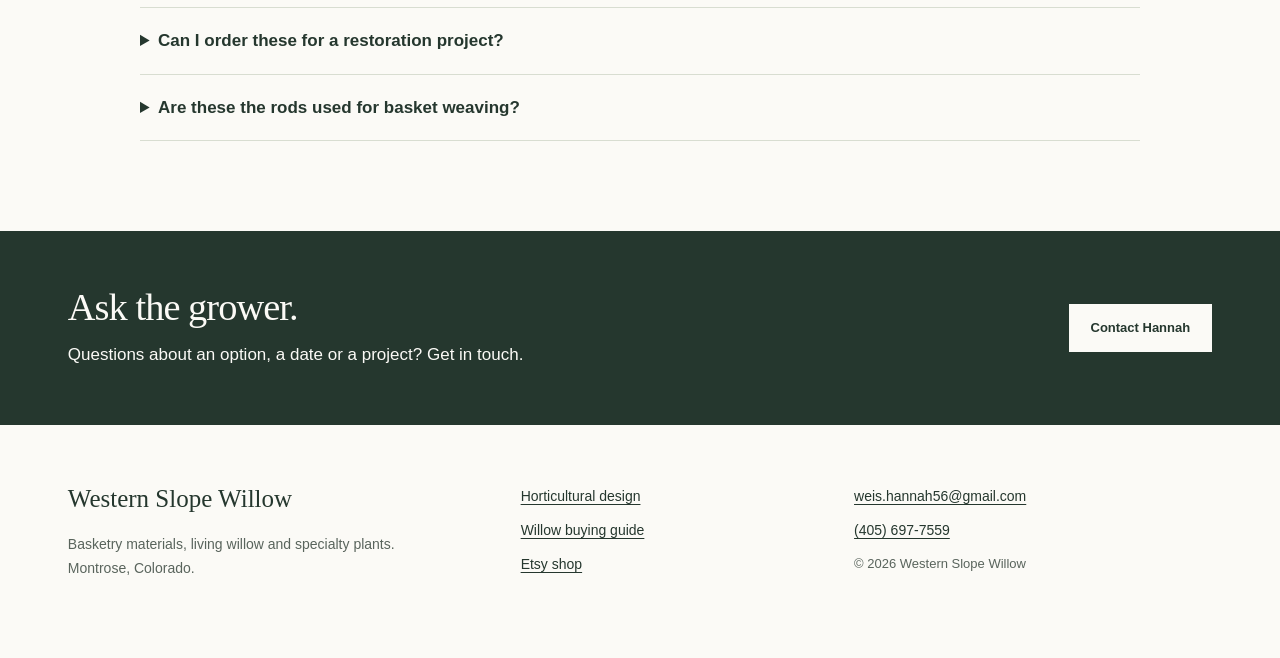
<file: coyote-willow-cuttings/index.html>
<!doctype html>
<html lang="en"><head><meta charset="utf-8"><meta name="viewport" content="width=device-width, initial-scale=1"><title>Coyote Willow Cuttings | 12-Inch Salix exigua</title><meta name="description" content="Shop 12-inch unrooted coyote willow cuttings. Compare bundles of 5, 25 or 100 and packaging options, then check availability with Western Slope Willow on Etsy."><link rel="canonical" href="https://westernslopewillow.com/coyote-willow-cuttings/"><meta property="og:type" content="website"><meta property="og:title" content="Coyote Willow Cuttings | 12-Inch Salix exigua"><meta property="og:description" content="Shop 12-inch unrooted coyote willow cuttings. Compare bundles of 5, 25 or 100 and packaging options, then check availability with Western Slope Willow on Etsy."><meta property="og:url" content="https://westernslopewillow.com/coyote-willow-cuttings/"><meta property="og:image" content="https://westernslopewillow.com/assets/willow-rods.jpg"><meta property="og:image:alt" content="Close view of reddish brown willow rods"><link rel="icon" href="/assets/logo.png"><link rel="stylesheet" href="/assets/site.css"><script type="application/ld+json">{"@context": "https://schema.org", "@graph": [{"@type": "Organization", "@id": "https://westernslopewillow.com/#organization", "name": "Western Slope Willow", "url": "https://westernslopewillow.com/", "logo": "https://westernslopewillow.com/assets/logo.png", "email": "weis.hannah56@gmail.com", "telephone": "+1-405-697-7559", "address": {"@type": "PostalAddress", "addressLocality": "Montrose", "addressRegion": "CO", "addressCountry": "US"}, "sameAs": ["https://www.etsy.com/shop/WesternSlopeWillowCo"]}, {"@type": "WebSite", "@id": "https://westernslopewillow.com/#website", "url": "https://westernslopewillow.com/", "name": "Western Slope Willow", "publisher": {"@id": "https://westernslopewillow.com/#organization"}}, {"@type": "WebPage", "@id": "https://westernslopewillow.com/coyote-willow-cuttings/#webpage", "url": "https://westernslopewillow.com/coyote-willow-cuttings/", "name": "Coyote Willow Cuttings | 12-Inch Salix exigua", "description": "Shop 12-inch unrooted coyote willow cuttings. Compare bundles of 5, 25 or 100 and packaging options, then check availability with Western Slope Willow on Etsy.", "isPartOf": {"@id": "https://westernslopewillow.com/#website"}}, {"@type": "BreadcrumbList", "itemListElement": [{"@type": "ListItem", "position": 1, "name": "Home", "item": "https://westernslopewillow.com/"}, {"@type": "ListItem", "position": 2, "name": "Coyote Willow Cuttings", "item": "https://westernslopewillow.com/coyote-willow-cuttings/"}]}]}</script><script src="/assets/site.js" defer></script></head><body><a class="skip" href="#main">Skip to content</a><header class="site-header"><a class="brand" href="/"><img src="/assets/logo.png" alt="" width="48" height="48"><span>Western Slope<br><strong>Willow</strong></span></a><nav class="desktop-nav" aria-label="Main navigation"><a href="/basketry-willow/">Basketry</a><a href="/willow-plants-and-cuttings/">Plants & cuttings</a><a href="/restoration-willow/">Restoration</a><a href="/about/">Our story</a><a href="/contact/">Contact</a></nav><details class="mobile-nav"><summary>Menu</summary><nav aria-label="Mobile navigation"><a href="/basketry-willow/">Basketry</a><a href="/willow-plants-and-cuttings/">Plants & cuttings</a><a href="/restoration-willow/">Restoration</a><a href="/about/">Our story</a><a href="/contact/">Contact</a></nav></details></header><main id="main"><div class="page-intro"><div class="breadcrumbs"><a href="/">Home</a><span>/</span><span>Live cuttings for growing</span></div><p class="eyebrow">Live cuttings for growing</p><h1>Coyote Willow Cuttings</h1><p class="lead">Grow coyote willow from 12-inch unrooted Salix exigua cuttings. Choose a bundle size and packaging option in our Etsy shop, with help from Hannah when you need to plan a planting order.</p></div><article class="prose"><h2>Coyote willow cuttings at a glance</h2>
<table>
<tbody>
<tr><th scope="row">Botanical name</th><td><i>Salix exigua</i></td></tr>
<tr><th scope="row">Common name</th><td>Coyote willow</td></tr>
<tr><th scope="row">Cutting length</th><td>12 inches</td></tr>
<tr><th scope="row">Plant format</th><td>Live, unrooted cuttings for propagation and landscaping</td></tr>
<tr><th scope="row">Bundle choices</th><td>5, 25 or 100 cuttings</td></tr>
<tr><th scope="row">Packaging choices</th><td>Standard Packaging or Premium Floral Tubes</td></tr>
<tr><th scope="row">Where to order</th><td>WesternSlopeWillowCo on Etsy</td></tr>
</tbody>
</table>
<h2>Choose your options and order</h2>
<p>The bundle and packaging choices above are listed in our Etsy shop. Open the listing to check the price and availability of your selected combination, review shipping information and place your order.</p>
<p><a href="https://www.etsy.com/listing/1490128092/salix-exigua-willow-cuttings-fast">Buy coyote willow cuttings on Etsy</a>.</p>
<p>For a particular planting date, contact Hannah before ordering. Include your destination, the number of cuttings you need and when you plan to plant them. If you need a different quantity, <a href="/contact/">ask about a project order</a>.</p>
<h2>Plan for live, unrooted material</h2>
<p>These cuttings need to develop roots after planting. Have your propagation setup or planting area ready, and follow the handling information supplied with your order. Ask about timing if you are unsure whether your planned planting date suits the material.</p>
<details>
<summary>Are these rooted willow plants?</summary>
<p>These are unrooted stem cuttings. For other formats, explore <a href="/willow-plants-and-cuttings/">willow plants and cuttings</a> and check current shop options.</p>
</details>
<details>
<summary>Can I order these for a restoration project?</summary>
<p>Compare the 12-inch format with your project's required species, dimensions and source information before buying. A plan may specify longer or thicker live stakes. Visit <a href="/restoration-willow/">willow for restoration</a> to see what to include in a project inquiry.</p>
</details>
<details>
<summary>Are these the rods used for basket weaving?</summary>
<p>These short, live cuttings are sold for growing. For material to soak and weave, browse our <a href="/basketry-willow/">dried basketry willow</a>.</p>
</details></article><section class="callout"><div><h2>Ask the grower.</h2><p>Questions about an option, a date or a project? Get in touch.</p></div><a class="button light" href="/contact/">Contact Hannah</a></section></main><footer><div><a class="footer-brand" href="/">Western Slope Willow</a><p>Basketry materials, living willow and specialty plants.<br>Montrose, Colorado.</p></div><div><a href="/horticultural-design/">Horticultural design</a><a href="/guides/dried-willow-vs-live-cuttings/">Willow buying guide</a><a href="https://www.etsy.com/shop/WesternSlopeWillowCo">Etsy shop</a></div><div><a href="mailto:weis.hannah56@gmail.com">weis.hannah56@gmail.com</a><a href="tel:+14056977559">(405) 697-7559</a><span class="small">&copy; 2026 Western Slope Willow</span></div></footer></body></html>
</file>
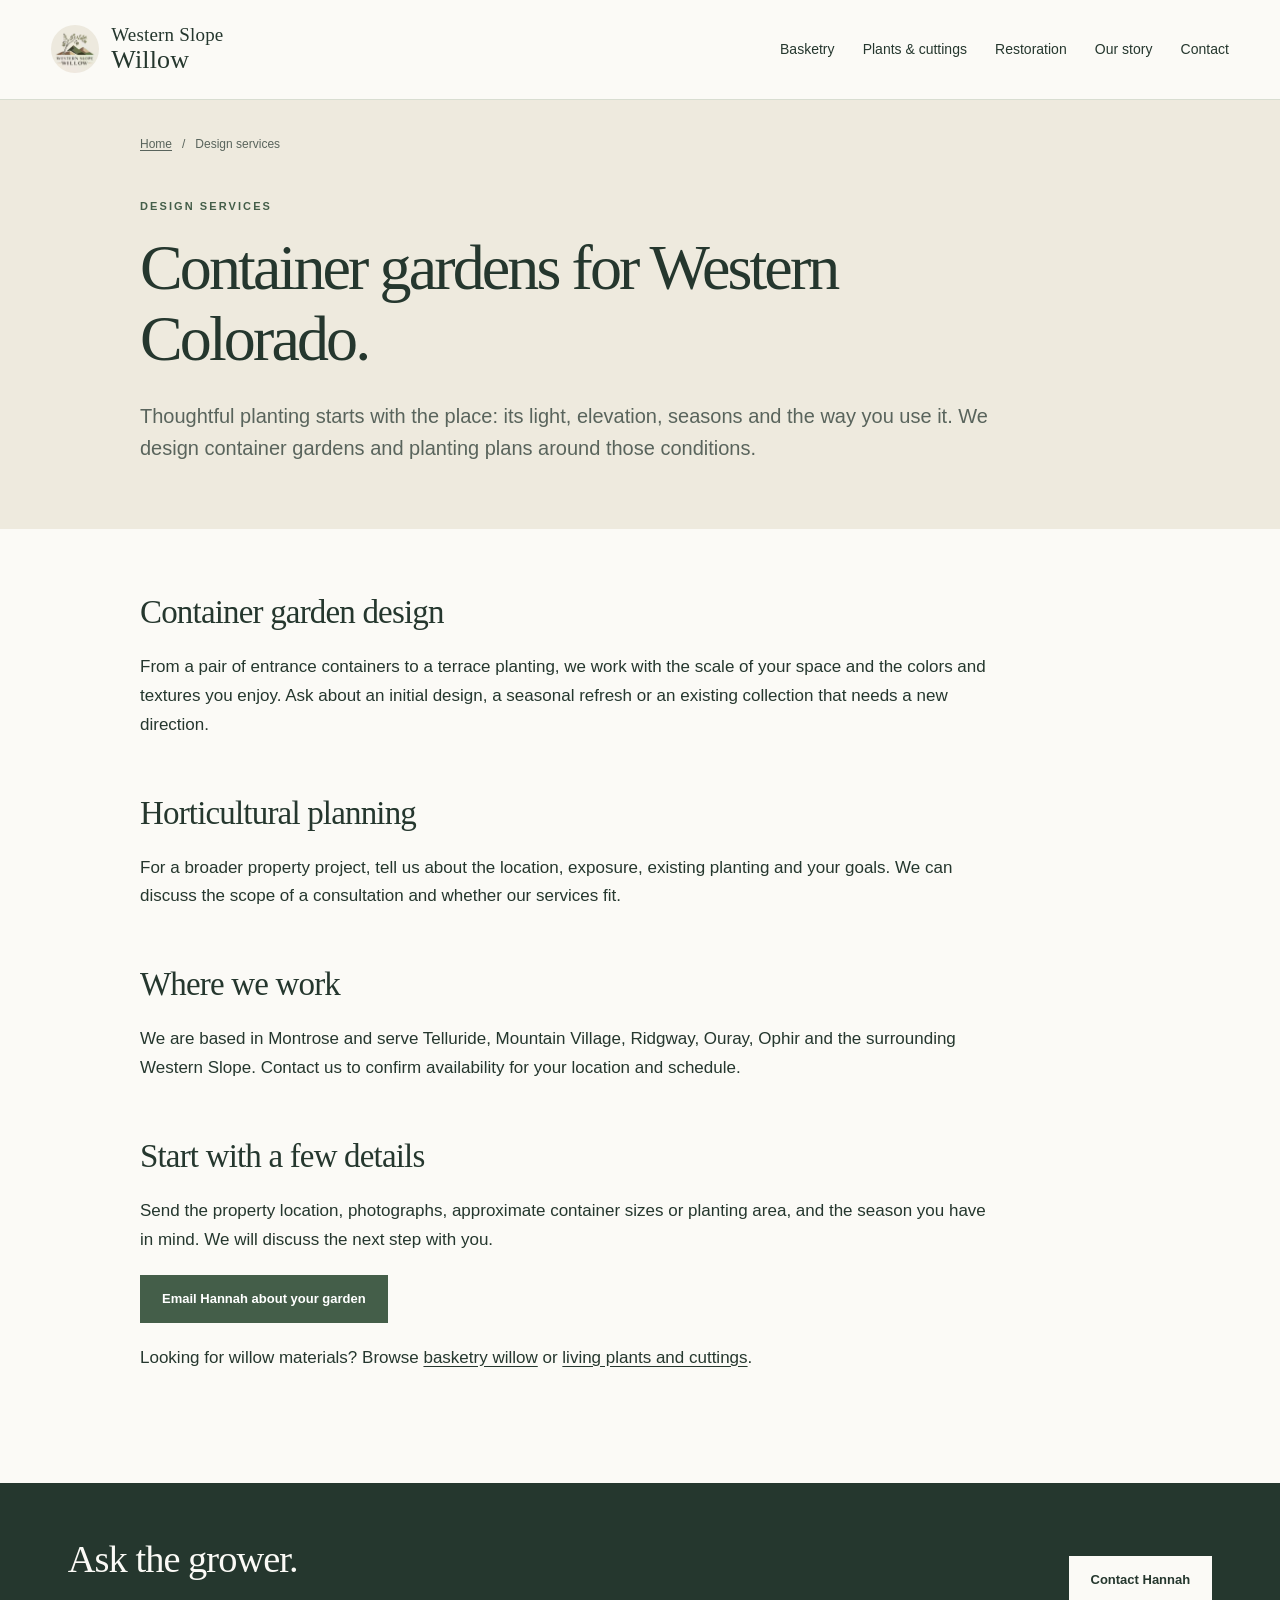
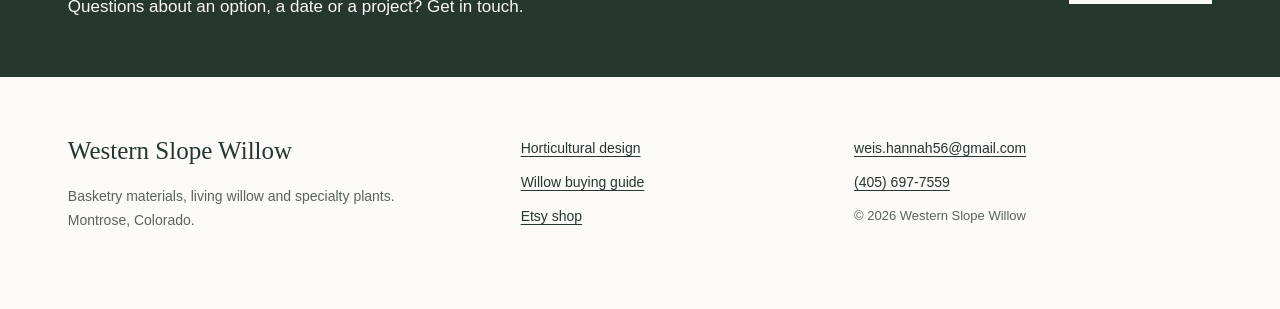
<file: horticultural-design/index.html>
<!doctype html>
<html lang="en"><head><meta charset="utf-8"><meta name="viewport" content="width=device-width, initial-scale=1"><title>Container Gardens &amp; Horticultural Design | Western Slope Willow</title><meta name="description" content="Container garden design and horticultural planning for Telluride, Mountain Village and Western Colorado. Contact Hannah to discuss your property."><link rel="canonical" href="https://westernslopewillow.com/horticultural-design/"><meta property="og:type" content="website"><meta property="og:title" content="Container Gardens &amp; Horticultural Design | Western Slope Willow"><meta property="og:description" content="Container garden design and horticultural planning for Telluride, Mountain Village and Western Colorado. Contact Hannah to discuss your property."><meta property="og:url" content="https://westernslopewillow.com/horticultural-design/"><meta property="og:image" content="https://westernslopewillow.com/assets/willow-rods.jpg"><meta property="og:image:alt" content="Close view of reddish brown willow rods"><link rel="icon" href="/assets/logo.png"><link rel="stylesheet" href="/assets/site.css"><script type="application/ld+json">{"@context": "https://schema.org", "@graph": [{"@type": "Organization", "@id": "https://westernslopewillow.com/#organization", "name": "Western Slope Willow", "url": "https://westernslopewillow.com/", "logo": "https://westernslopewillow.com/assets/logo.png", "email": "weis.hannah56@gmail.com", "telephone": "+1-405-697-7559", "address": {"@type": "PostalAddress", "addressLocality": "Montrose", "addressRegion": "CO", "addressCountry": "US"}, "sameAs": ["https://www.etsy.com/shop/WesternSlopeWillowCo"]}, {"@type": "WebSite", "@id": "https://westernslopewillow.com/#website", "url": "https://westernslopewillow.com/", "name": "Western Slope Willow", "publisher": {"@id": "https://westernslopewillow.com/#organization"}}, {"@type": "WebPage", "@id": "https://westernslopewillow.com/horticultural-design/#webpage", "url": "https://westernslopewillow.com/horticultural-design/", "name": "Container Gardens & Horticultural Design | Western Slope Willow", "description": "Container garden design and horticultural planning for Telluride, Mountain Village and Western Colorado. Contact Hannah to discuss your property.", "isPartOf": {"@id": "https://westernslopewillow.com/#website"}}, {"@type": "BreadcrumbList", "itemListElement": [{"@type": "ListItem", "position": 1, "name": "Home", "item": "https://westernslopewillow.com/"}, {"@type": "ListItem", "position": 2, "name": "Container gardens for Western Colorado.", "item": "https://westernslopewillow.com/horticultural-design/"}]}]}</script><script src="/assets/site.js" defer></script></head><body><a class="skip" href="#main">Skip to content</a><header class="site-header"><a class="brand" href="/"><img src="/assets/logo.png" alt="" width="48" height="48"><span>Western Slope<br><strong>Willow</strong></span></a><nav class="desktop-nav" aria-label="Main navigation"><a href="/basketry-willow/">Basketry</a><a href="/willow-plants-and-cuttings/">Plants & cuttings</a><a href="/restoration-willow/">Restoration</a><a href="/about/">Our story</a><a href="/contact/">Contact</a></nav><details class="mobile-nav"><summary>Menu</summary><nav aria-label="Mobile navigation"><a href="/basketry-willow/">Basketry</a><a href="/willow-plants-and-cuttings/">Plants & cuttings</a><a href="/restoration-willow/">Restoration</a><a href="/about/">Our story</a><a href="/contact/">Contact</a></nav></details></header><main id="main"><div class="page-intro"><div class="breadcrumbs"><a href="/">Home</a><span>/</span><span>Design services</span></div><p class="eyebrow">Design services</p><h1>Container gardens for Western Colorado.</h1><p class="lead">Thoughtful planting starts with the place: its light, elevation, seasons and the way you use it. We design container gardens and planting plans around those conditions.</p></div><article class="prose"><h2>Container garden design</h2><p>From a pair of entrance containers to a terrace planting, we work with the scale of your space and the colors and textures you enjoy. Ask about an initial design, a seasonal refresh or an existing collection that needs a new direction.</p><h2>Horticultural planning</h2><p>For a broader property project, tell us about the location, exposure, existing planting and your goals. We can discuss the scope of a consultation and whether our services fit.</p><h2>Where we work</h2><p>We are based in Montrose and serve Telluride, Mountain Village, Ridgway, Ouray, Ophir and the surrounding Western Slope. Contact us to confirm availability for your location and schedule.</p><h2>Start with a few details</h2><p>Send the property location, photographs, approximate container sizes or planting area, and the season you have in mind. We will discuss the next step with you.</p><p><a class="button" href="mailto:weis.hannah56@gmail.com?subject=Horticultural%20design%20inquiry">Email Hannah about your garden</a></p><p>Looking for willow materials? Browse <a href="/basketry-willow/">basketry willow</a> or <a href="/willow-plants-and-cuttings/">living plants and cuttings</a>.</p></article><section class="callout"><div><h2>Ask the grower.</h2><p>Questions about an option, a date or a project? Get in touch.</p></div><a class="button light" href="/contact/">Contact Hannah</a></section></main><footer><div><a class="footer-brand" href="/">Western Slope Willow</a><p>Basketry materials, living willow and specialty plants.<br>Montrose, Colorado.</p></div><div><a href="/horticultural-design/">Horticultural design</a><a href="/guides/dried-willow-vs-live-cuttings/">Willow buying guide</a><a href="https://www.etsy.com/shop/WesternSlopeWillowCo">Etsy shop</a></div><div><a href="mailto:weis.hannah56@gmail.com">weis.hannah56@gmail.com</a><a href="tel:+14056977559">(405) 697-7559</a><span class="small">&copy; 2026 Western Slope Willow</span></div></footer></body></html>
</file>
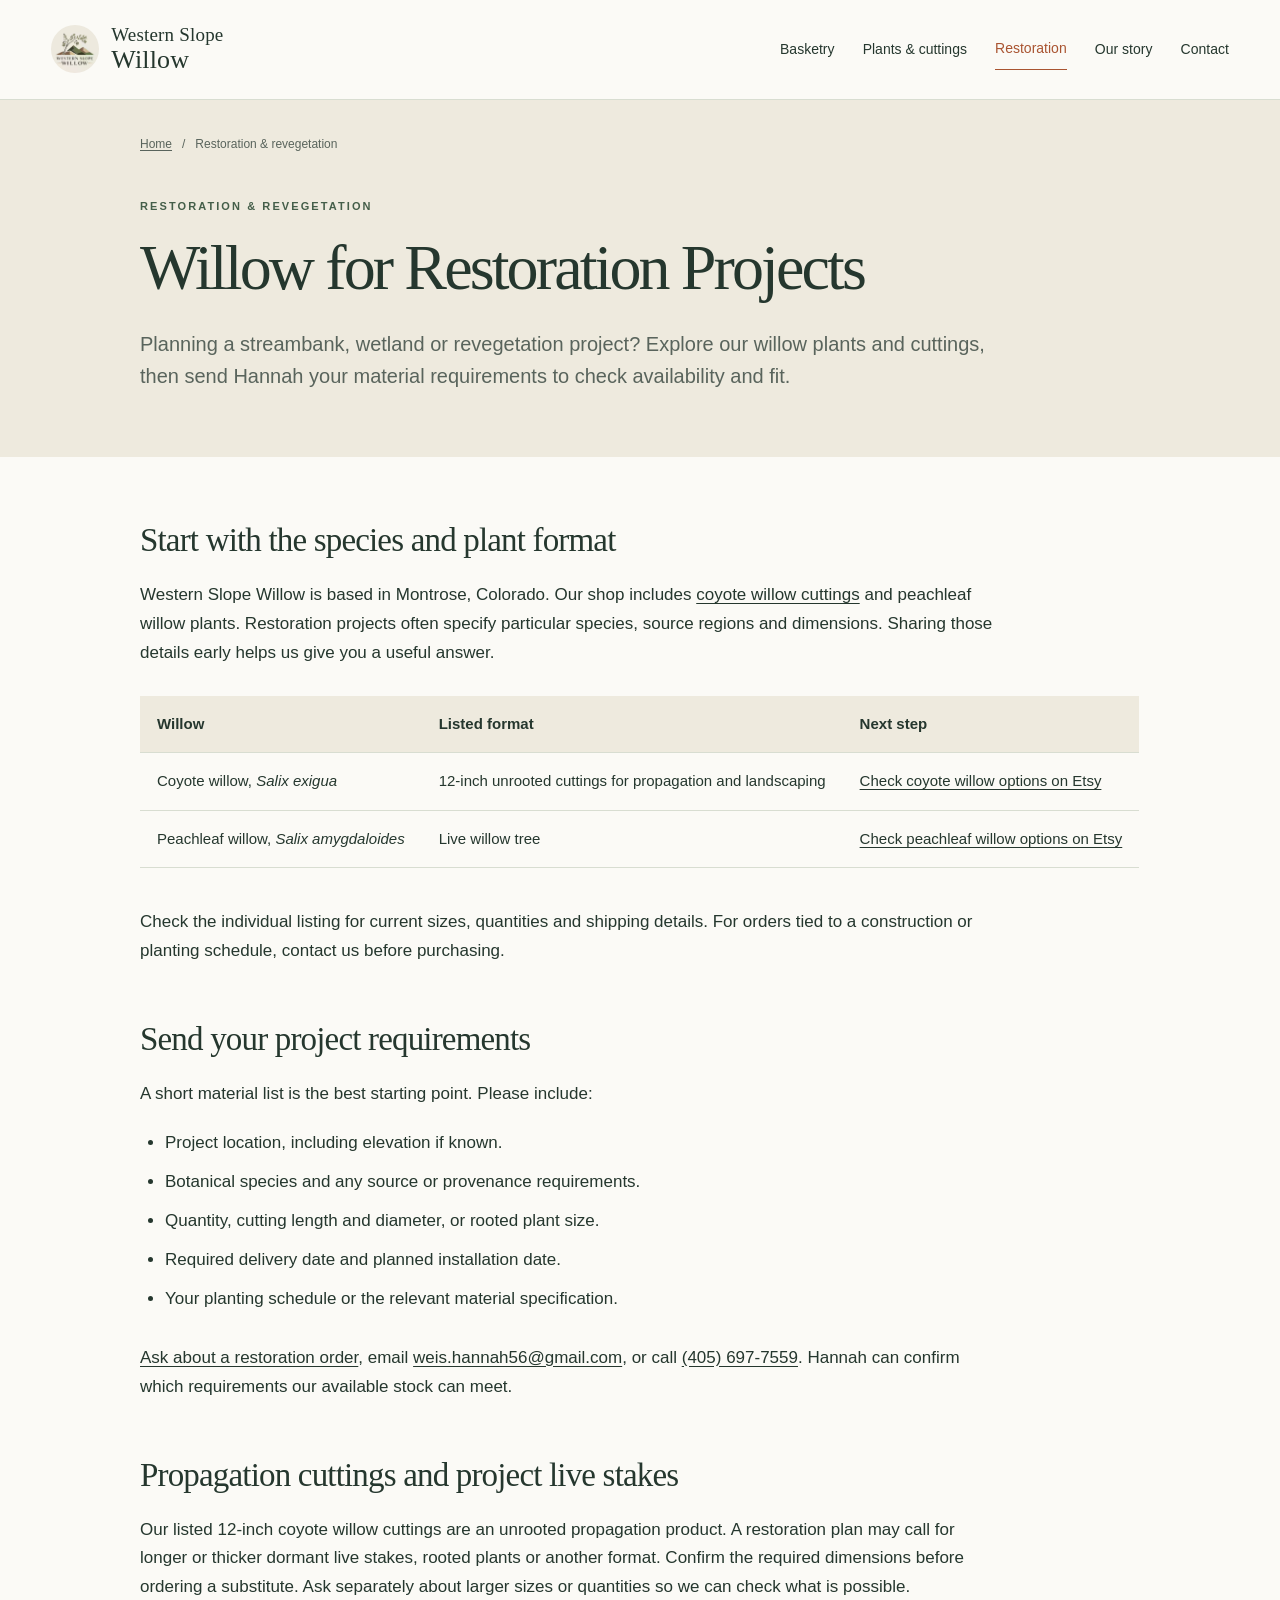
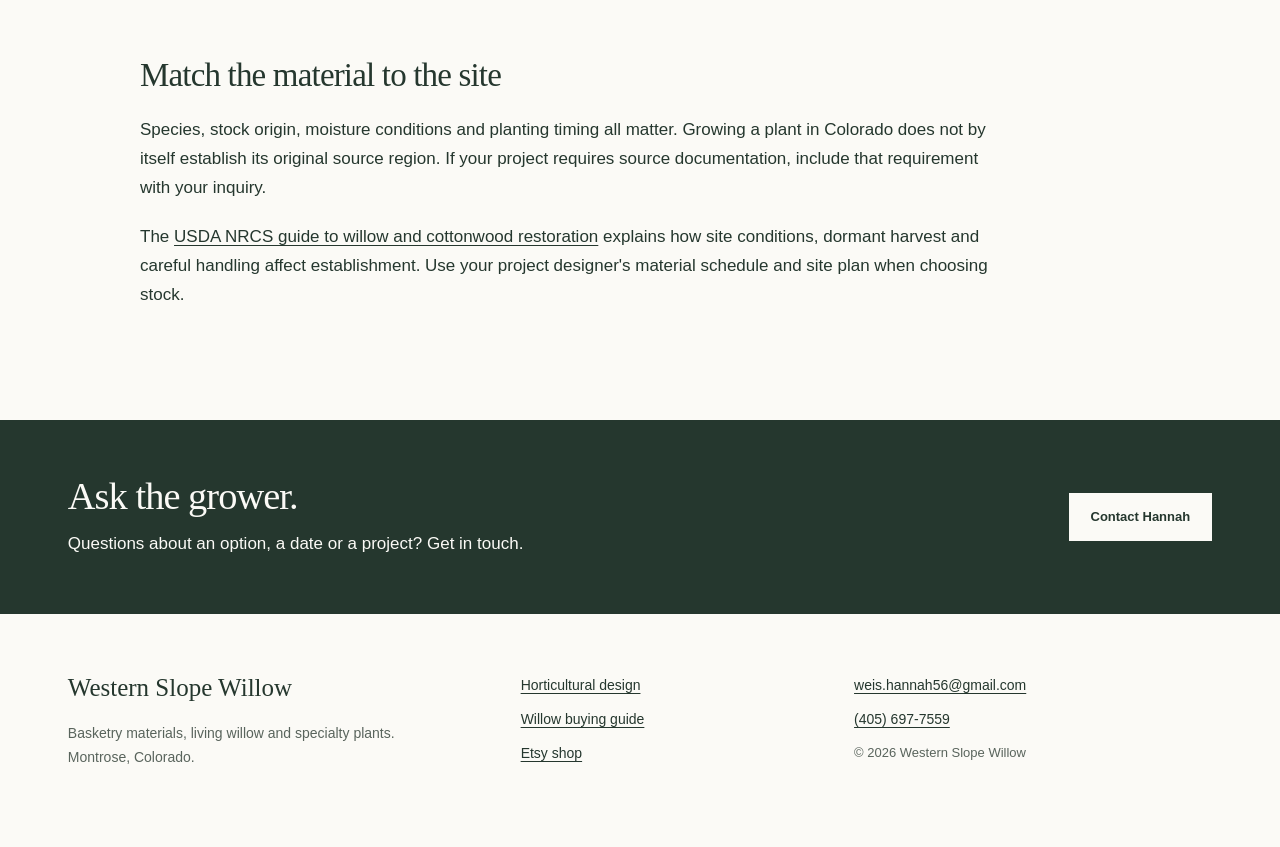
<file: restoration-willow/index.html>
<!doctype html>
<html lang="en"><head><meta charset="utf-8"><meta name="viewport" content="width=device-width, initial-scale=1"><title>Willow for Restoration Projects | Montrose, Colorado</title><meta name="description" content="Explore coyote willow cuttings and peachleaf willow plants from Western Slope Willow in Montrose, Colorado. Ask about species, sizes and project timing."><link rel="canonical" href="https://westernslopewillow.com/restoration-willow/"><meta property="og:type" content="website"><meta property="og:title" content="Willow for Restoration Projects | Montrose, Colorado"><meta property="og:description" content="Explore coyote willow cuttings and peachleaf willow plants from Western Slope Willow in Montrose, Colorado. Ask about species, sizes and project timing."><meta property="og:url" content="https://westernslopewillow.com/restoration-willow/"><meta property="og:image" content="https://westernslopewillow.com/assets/willow-rods.jpg"><meta property="og:image:alt" content="Close view of reddish brown willow rods"><link rel="icon" href="/assets/logo.png"><link rel="stylesheet" href="/assets/site.css"><script type="application/ld+json">{"@context": "https://schema.org", "@graph": [{"@type": "Organization", "@id": "https://westernslopewillow.com/#organization", "name": "Western Slope Willow", "url": "https://westernslopewillow.com/", "logo": "https://westernslopewillow.com/assets/logo.png", "email": "weis.hannah56@gmail.com", "telephone": "+1-405-697-7559", "address": {"@type": "PostalAddress", "addressLocality": "Montrose", "addressRegion": "CO", "addressCountry": "US"}, "sameAs": ["https://www.etsy.com/shop/WesternSlopeWillowCo"]}, {"@type": "WebSite", "@id": "https://westernslopewillow.com/#website", "url": "https://westernslopewillow.com/", "name": "Western Slope Willow", "publisher": {"@id": "https://westernslopewillow.com/#organization"}}, {"@type": "WebPage", "@id": "https://westernslopewillow.com/restoration-willow/#webpage", "url": "https://westernslopewillow.com/restoration-willow/", "name": "Willow for Restoration Projects | Montrose, Colorado", "description": "Explore coyote willow cuttings and peachleaf willow plants from Western Slope Willow in Montrose, Colorado. Ask about species, sizes and project timing.", "isPartOf": {"@id": "https://westernslopewillow.com/#website"}}, {"@type": "BreadcrumbList", "itemListElement": [{"@type": "ListItem", "position": 1, "name": "Home", "item": "https://westernslopewillow.com/"}, {"@type": "ListItem", "position": 2, "name": "Willow for Restoration Projects", "item": "https://westernslopewillow.com/restoration-willow/"}]}]}</script><script src="/assets/site.js" defer></script></head><body><a class="skip" href="#main">Skip to content</a><header class="site-header"><a class="brand" href="/"><img src="/assets/logo.png" alt="" width="48" height="48"><span>Western Slope<br><strong>Willow</strong></span></a><nav class="desktop-nav" aria-label="Main navigation"><a href="/basketry-willow/">Basketry</a><a href="/willow-plants-and-cuttings/">Plants & cuttings</a><a href="/restoration-willow/" aria-current="page">Restoration</a><a href="/about/">Our story</a><a href="/contact/">Contact</a></nav><details class="mobile-nav"><summary>Menu</summary><nav aria-label="Mobile navigation"><a href="/basketry-willow/">Basketry</a><a href="/willow-plants-and-cuttings/">Plants & cuttings</a><a href="/restoration-willow/" aria-current="page">Restoration</a><a href="/about/">Our story</a><a href="/contact/">Contact</a></nav></details></header><main id="main"><div class="page-intro"><div class="breadcrumbs"><a href="/">Home</a><span>/</span><span>Restoration &amp; revegetation</span></div><p class="eyebrow">Restoration &amp; revegetation</p><h1>Willow for Restoration Projects</h1><p class="lead">Planning a streambank, wetland or revegetation project? Explore our willow plants and cuttings, then send Hannah your material requirements to check availability and fit.</p></div><article class="prose"><h2>Start with the species and plant format</h2>
<p>Western Slope Willow is based in Montrose, Colorado. Our shop includes <a href="/coyote-willow-cuttings/">coyote willow cuttings</a> and peachleaf willow plants. Restoration projects often specify particular species, source regions and dimensions. Sharing those details early helps us give you a useful answer.</p>
<table>
<thead><tr><th scope="col">Willow</th><th scope="col">Listed format</th><th scope="col">Next step</th></tr></thead>
<tbody>
<tr><td>Coyote willow, <i>Salix exigua</i></td><td>12-inch unrooted cuttings for propagation and landscaping</td><td><a href="https://www.etsy.com/listing/1490128092/salix-exigua-willow-cuttings-fast">Check coyote willow options on Etsy</a></td></tr>
<tr><td>Peachleaf willow, <i>Salix amygdaloides</i></td><td>Live willow tree</td><td><a href="https://www.etsy.com/listing/4462942770/peachleaf-willow-salix-amygdaloides">Check peachleaf willow options on Etsy</a></td></tr>
</tbody>
</table>
<p>Check the individual listing for current sizes, quantities and shipping details. For orders tied to a construction or planting schedule, contact us before purchasing.</p>
<h2>Send your project requirements</h2>
<p>A short material list is the best starting point. Please include:</p>
<ul>
<li>Project location, including elevation if known.</li>
<li>Botanical species and any source or provenance requirements.</li>
<li>Quantity, cutting length and diameter, or rooted plant size.</li>
<li>Required delivery date and planned installation date.</li>
<li>Your planting schedule or the relevant material specification.</li>
</ul>
<p><a href="/contact/">Ask about a restoration order</a>, email <a href="mailto:weis.hannah56@gmail.com">weis.hannah56@gmail.com</a>, or call <a href="tel:+14056977559">(405) 697-7559</a>. Hannah can confirm which requirements our available stock can meet.</p>
<h2>Propagation cuttings and project live stakes</h2>
<p>Our listed 12-inch coyote willow cuttings are an unrooted propagation product. A restoration plan may call for longer or thicker dormant live stakes, rooted plants or another format. Confirm the required dimensions before ordering a substitute. Ask separately about larger sizes or quantities so we can check what is possible.</p>
<h2>Match the material to the site</h2>
<p>Species, stock origin, moisture conditions and planting timing all matter. Growing a plant in Colorado does not by itself establish its original source region. If your project requires source documentation, include that requirement with your inquiry.</p>
<p>The <a href="https://www.nrcs.usda.gov/plantmaterials/idpmctn7064.pdf">USDA NRCS guide to willow and cottonwood restoration</a> explains how site conditions, dormant harvest and careful handling affect establishment. Use your project designer's material schedule and site plan when choosing stock.</p></article><section class="callout"><div><h2>Ask the grower.</h2><p>Questions about an option, a date or a project? Get in touch.</p></div><a class="button light" href="/contact/">Contact Hannah</a></section></main><footer><div><a class="footer-brand" href="/">Western Slope Willow</a><p>Basketry materials, living willow and specialty plants.<br>Montrose, Colorado.</p></div><div><a href="/horticultural-design/">Horticultural design</a><a href="/guides/dried-willow-vs-live-cuttings/">Willow buying guide</a><a href="https://www.etsy.com/shop/WesternSlopeWillowCo">Etsy shop</a></div><div><a href="mailto:weis.hannah56@gmail.com">weis.hannah56@gmail.com</a><a href="tel:+14056977559">(405) 697-7559</a><span class="small">&copy; 2026 Western Slope Willow</span></div></footer></body></html>
</file>
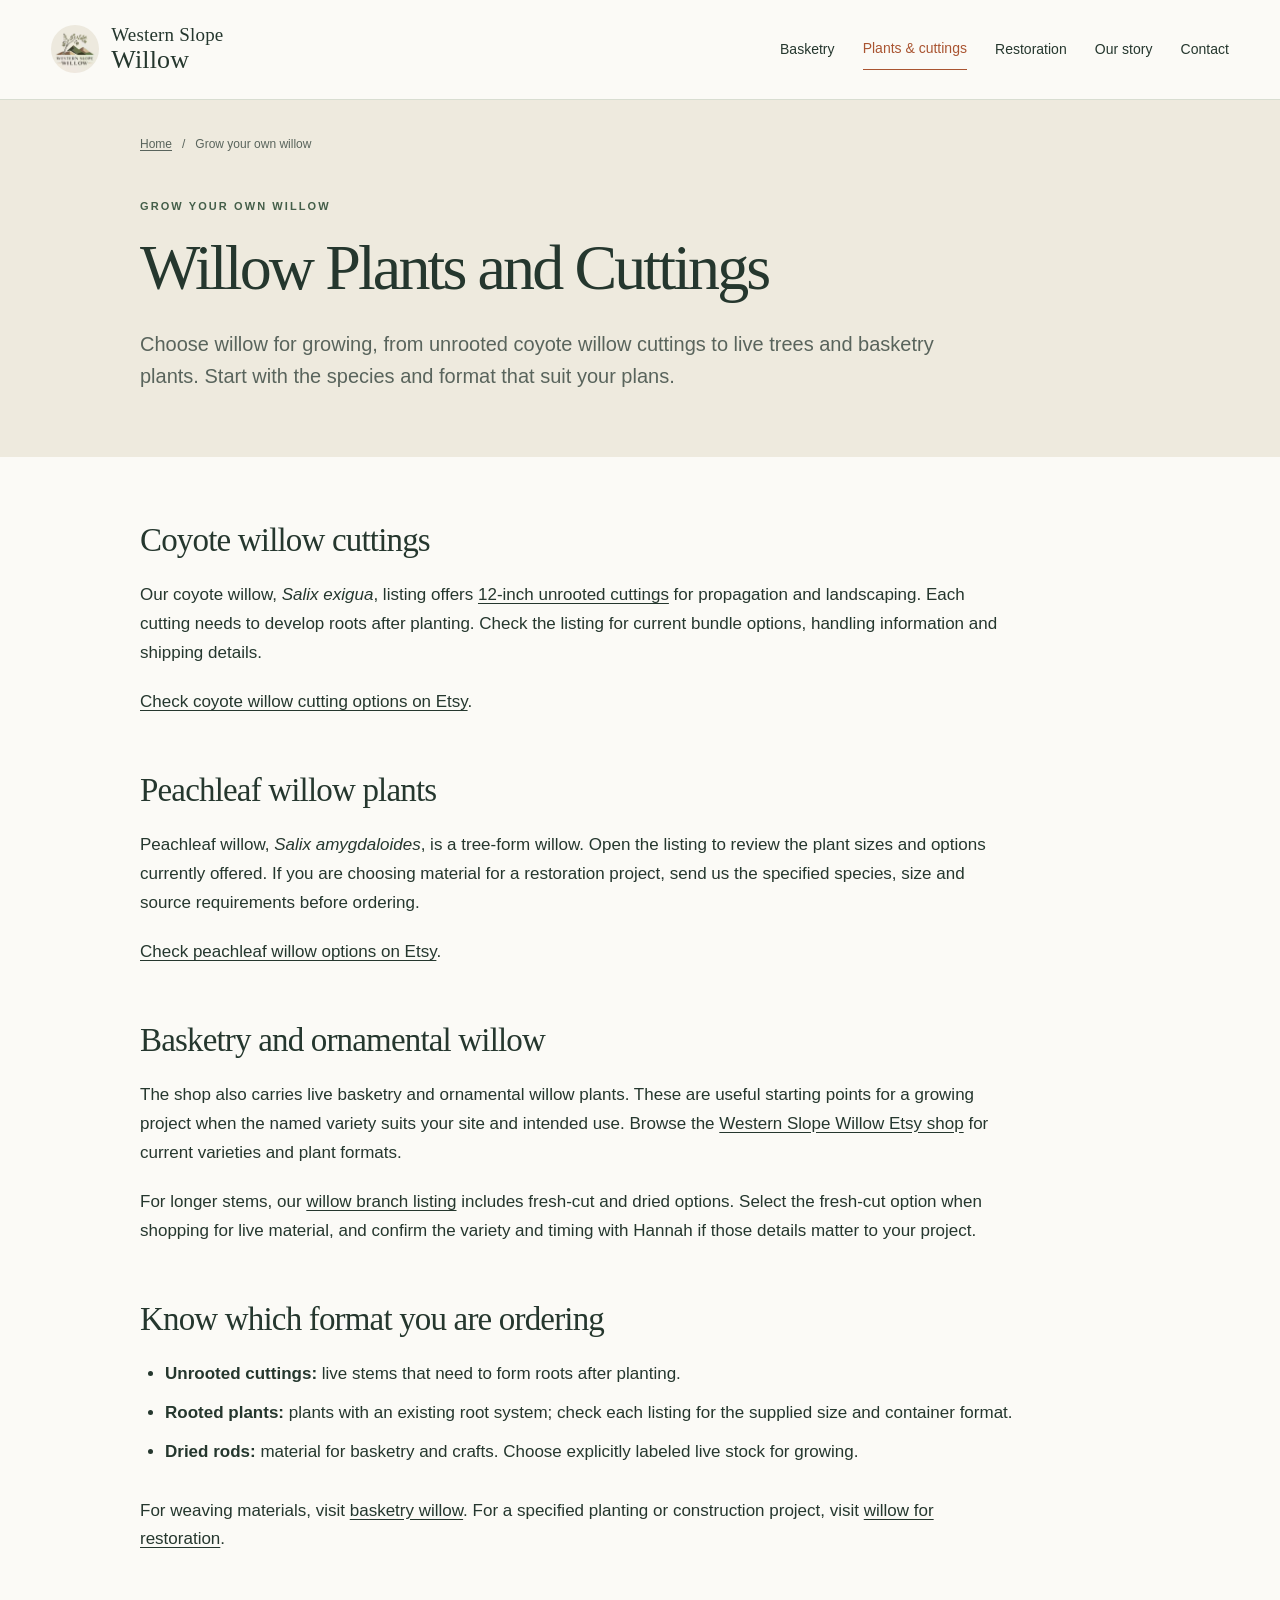
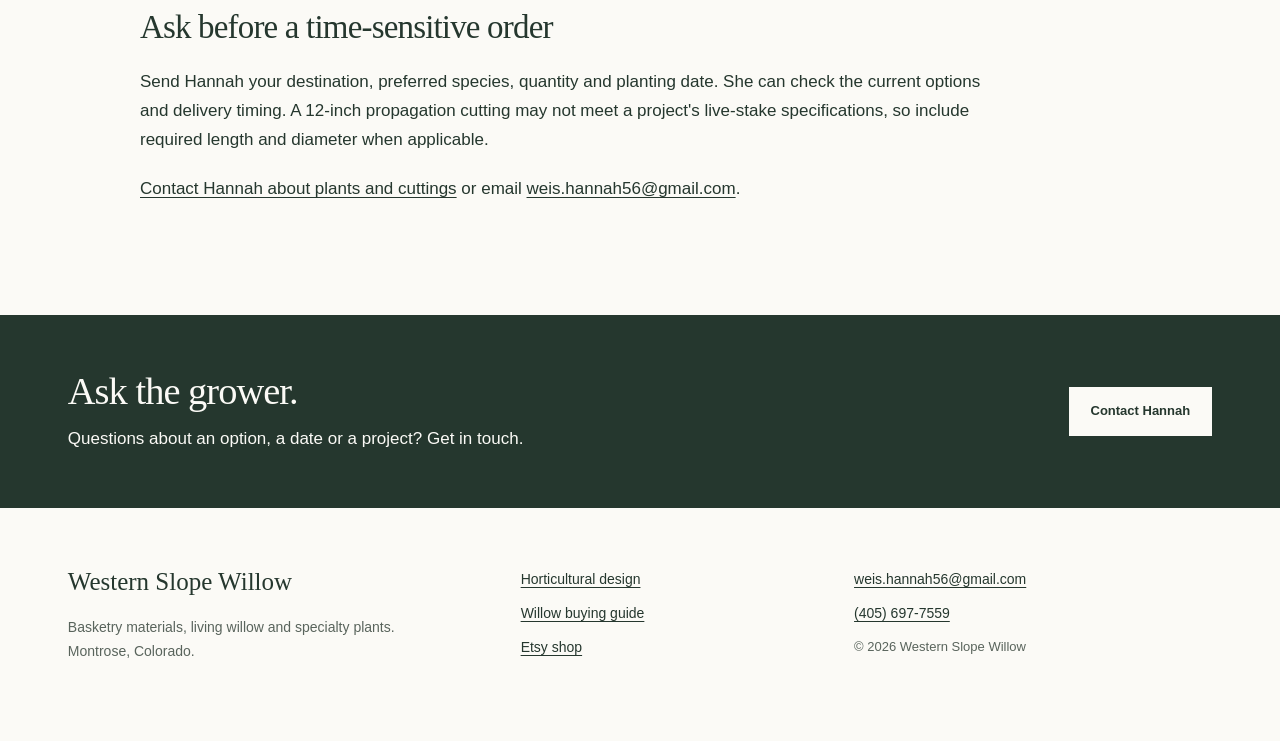
<file: willow-plants-and-cuttings/index.html>
<!doctype html>
<html lang="en"><head><meta charset="utf-8"><meta name="viewport" content="width=device-width, initial-scale=1"><title>Willow Plants &amp; Cuttings | Western Slope Willow</title><meta name="description" content="Find coyote willow cuttings, peachleaf willow trees and live willow options from Montrose, Colorado. Compare plant formats and check current Etsy listings."><link rel="canonical" href="https://westernslopewillow.com/willow-plants-and-cuttings/"><meta property="og:type" content="website"><meta property="og:title" content="Willow Plants &amp; Cuttings | Western Slope Willow"><meta property="og:description" content="Find coyote willow cuttings, peachleaf willow trees and live willow options from Montrose, Colorado. Compare plant formats and check current Etsy listings."><meta property="og:url" content="https://westernslopewillow.com/willow-plants-and-cuttings/"><meta property="og:image" content="https://westernslopewillow.com/assets/willow-rods.jpg"><meta property="og:image:alt" content="Close view of reddish brown willow rods"><link rel="icon" href="/assets/logo.png"><link rel="stylesheet" href="/assets/site.css"><script type="application/ld+json">{"@context": "https://schema.org", "@graph": [{"@type": "Organization", "@id": "https://westernslopewillow.com/#organization", "name": "Western Slope Willow", "url": "https://westernslopewillow.com/", "logo": "https://westernslopewillow.com/assets/logo.png", "email": "weis.hannah56@gmail.com", "telephone": "+1-405-697-7559", "address": {"@type": "PostalAddress", "addressLocality": "Montrose", "addressRegion": "CO", "addressCountry": "US"}, "sameAs": ["https://www.etsy.com/shop/WesternSlopeWillowCo"]}, {"@type": "WebSite", "@id": "https://westernslopewillow.com/#website", "url": "https://westernslopewillow.com/", "name": "Western Slope Willow", "publisher": {"@id": "https://westernslopewillow.com/#organization"}}, {"@type": "WebPage", "@id": "https://westernslopewillow.com/willow-plants-and-cuttings/#webpage", "url": "https://westernslopewillow.com/willow-plants-and-cuttings/", "name": "Willow Plants & Cuttings | Western Slope Willow", "description": "Find coyote willow cuttings, peachleaf willow trees and live willow options from Montrose, Colorado. Compare plant formats and check current Etsy listings.", "isPartOf": {"@id": "https://westernslopewillow.com/#website"}}, {"@type": "BreadcrumbList", "itemListElement": [{"@type": "ListItem", "position": 1, "name": "Home", "item": "https://westernslopewillow.com/"}, {"@type": "ListItem", "position": 2, "name": "Willow Plants and Cuttings", "item": "https://westernslopewillow.com/willow-plants-and-cuttings/"}]}]}</script><script src="/assets/site.js" defer></script></head><body><a class="skip" href="#main">Skip to content</a><header class="site-header"><a class="brand" href="/"><img src="/assets/logo.png" alt="" width="48" height="48"><span>Western Slope<br><strong>Willow</strong></span></a><nav class="desktop-nav" aria-label="Main navigation"><a href="/basketry-willow/">Basketry</a><a href="/willow-plants-and-cuttings/" aria-current="page">Plants & cuttings</a><a href="/restoration-willow/">Restoration</a><a href="/about/">Our story</a><a href="/contact/">Contact</a></nav><details class="mobile-nav"><summary>Menu</summary><nav aria-label="Mobile navigation"><a href="/basketry-willow/">Basketry</a><a href="/willow-plants-and-cuttings/" aria-current="page">Plants & cuttings</a><a href="/restoration-willow/">Restoration</a><a href="/about/">Our story</a><a href="/contact/">Contact</a></nav></details></header><main id="main"><div class="page-intro"><div class="breadcrumbs"><a href="/">Home</a><span>/</span><span>Grow your own willow</span></div><p class="eyebrow">Grow your own willow</p><h1>Willow Plants and Cuttings</h1><p class="lead">Choose willow for growing, from unrooted coyote willow cuttings to live trees and basketry plants. Start with the species and format that suit your plans.</p></div><article class="prose"><h2>Coyote willow cuttings</h2>
<p>Our coyote willow, <i>Salix exigua</i>, listing offers <a href="/coyote-willow-cuttings/">12-inch unrooted cuttings</a> for propagation and landscaping. Each cutting needs to develop roots after planting. Check the listing for current bundle options, handling information and shipping details.</p>
<p><a href="https://www.etsy.com/listing/1490128092/salix-exigua-willow-cuttings-fast">Check coyote willow cutting options on Etsy</a>.</p>
<h2>Peachleaf willow plants</h2>
<p>Peachleaf willow, <i>Salix amygdaloides</i>, is a tree-form willow. Open the listing to review the plant sizes and options currently offered. If you are choosing material for a restoration project, send us the specified species, size and source requirements before ordering.</p>
<p><a href="https://www.etsy.com/listing/4462942770/peachleaf-willow-salix-amygdaloides">Check peachleaf willow options on Etsy</a>.</p>
<h2>Basketry and ornamental willow</h2>
<p>The shop also carries live basketry and ornamental willow plants. These are useful starting points for a growing project when the named variety suits your site and intended use. Browse the <a href="https://www.etsy.com/shop/WesternSlopeWillowCo">Western Slope Willow Etsy shop</a> for current varieties and plant formats.</p>
<p>For longer stems, our <a href="https://www.etsy.com/listing/1361925683/freshly-harvested-naturally-dried-willow">willow branch listing</a> includes fresh-cut and dried options. Select the fresh-cut option when shopping for live material, and confirm the variety and timing with Hannah if those details matter to your project.</p>
<h2>Know which format you are ordering</h2>
<ul>
<li><strong>Unrooted cuttings:</strong> live stems that need to form roots after planting.</li>
<li><strong>Rooted plants:</strong> plants with an existing root system; check each listing for the supplied size and container format.</li>
<li><strong>Dried rods:</strong> material for basketry and crafts. Choose explicitly labeled live stock for growing.</li>
</ul>
<p>For weaving materials, visit <a href="/basketry-willow/">basketry willow</a>. For a specified planting or construction project, visit <a href="/restoration-willow/">willow for restoration</a>.</p>
<h2>Ask before a time-sensitive order</h2>
<p>Send Hannah your destination, preferred species, quantity and planting date. She can check the current options and delivery timing. A 12-inch propagation cutting may not meet a project's live-stake specifications, so include required length and diameter when applicable.</p>
<p><a href="/contact/">Contact Hannah about plants and cuttings</a> or email <a href="mailto:weis.hannah56@gmail.com">weis.hannah56@gmail.com</a>.</p></article><section class="callout"><div><h2>Ask the grower.</h2><p>Questions about an option, a date or a project? Get in touch.</p></div><a class="button light" href="/contact/">Contact Hannah</a></section></main><footer><div><a class="footer-brand" href="/">Western Slope Willow</a><p>Basketry materials, living willow and specialty plants.<br>Montrose, Colorado.</p></div><div><a href="/horticultural-design/">Horticultural design</a><a href="/guides/dried-willow-vs-live-cuttings/">Willow buying guide</a><a href="https://www.etsy.com/shop/WesternSlopeWillowCo">Etsy shop</a></div><div><a href="mailto:weis.hannah56@gmail.com">weis.hannah56@gmail.com</a><a href="tel:+14056977559">(405) 697-7559</a><span class="small">&copy; 2026 Western Slope Willow</span></div></footer></body></html>
</file>
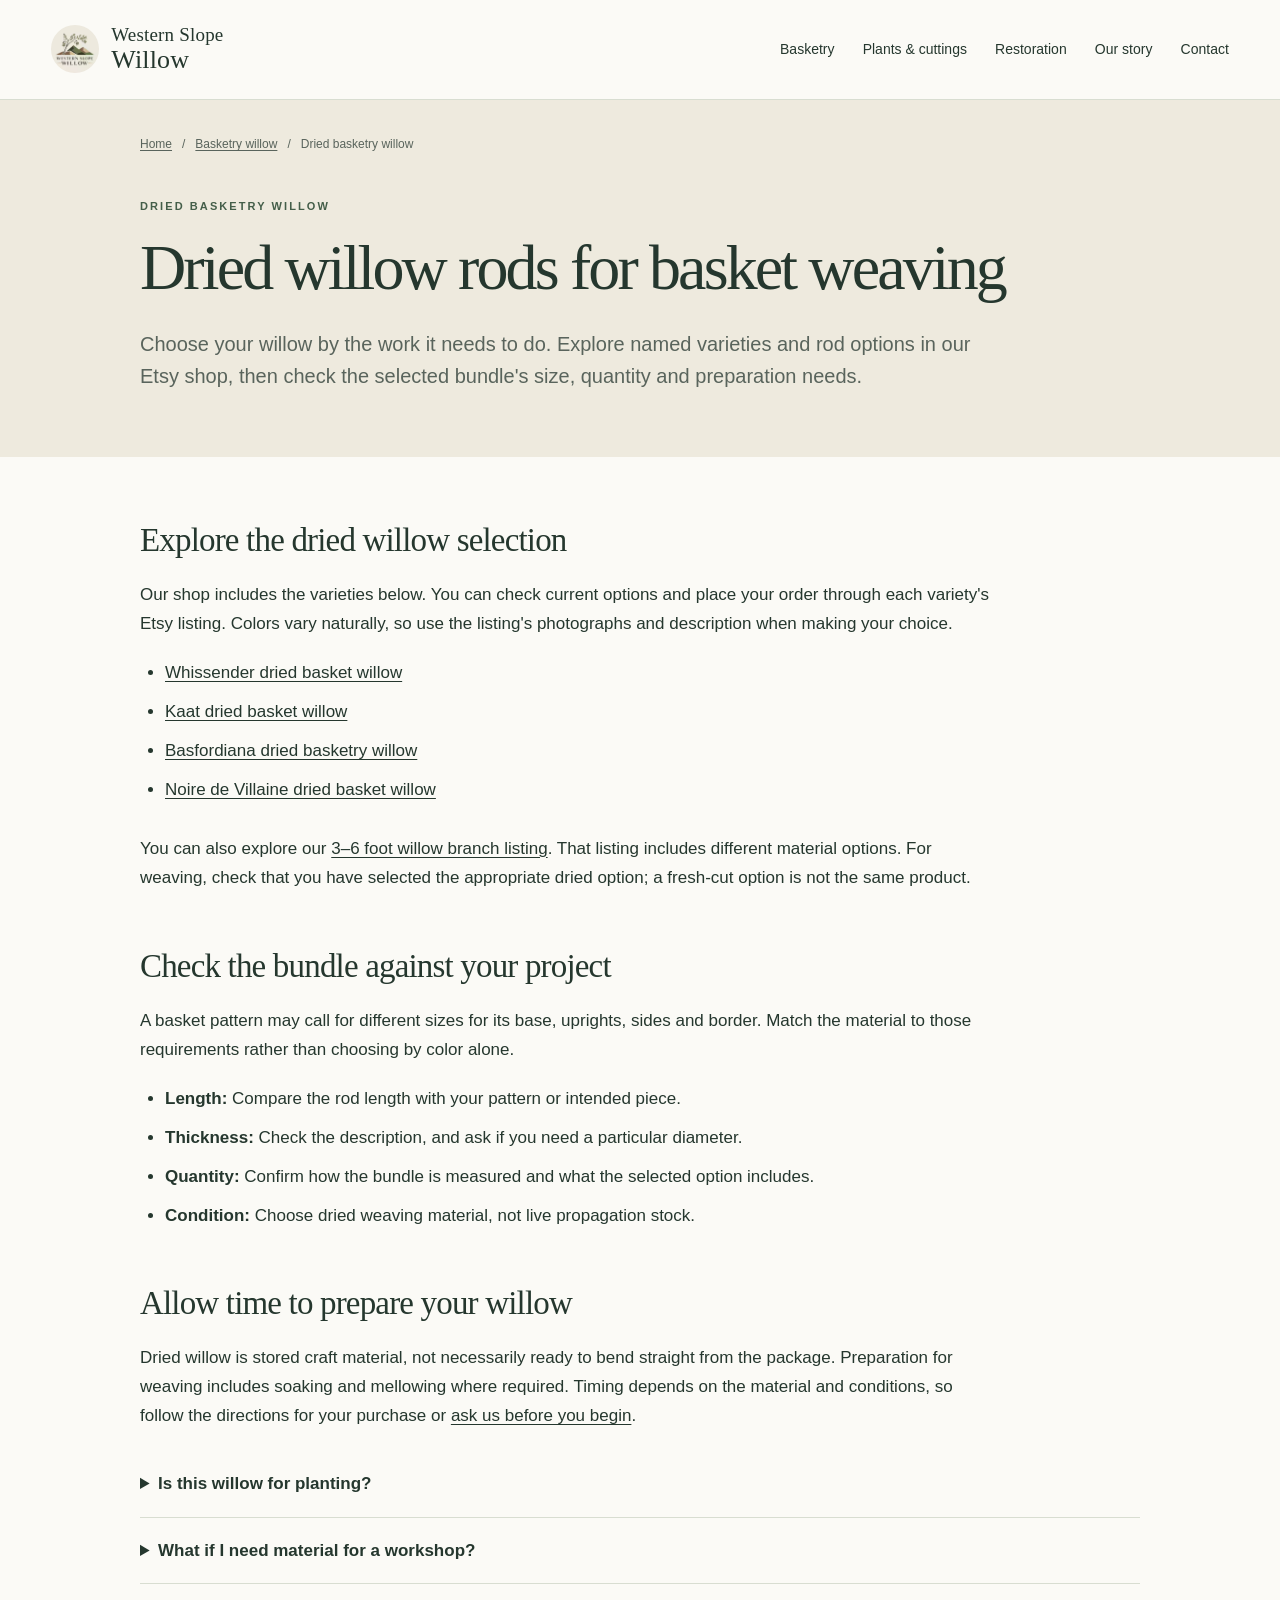
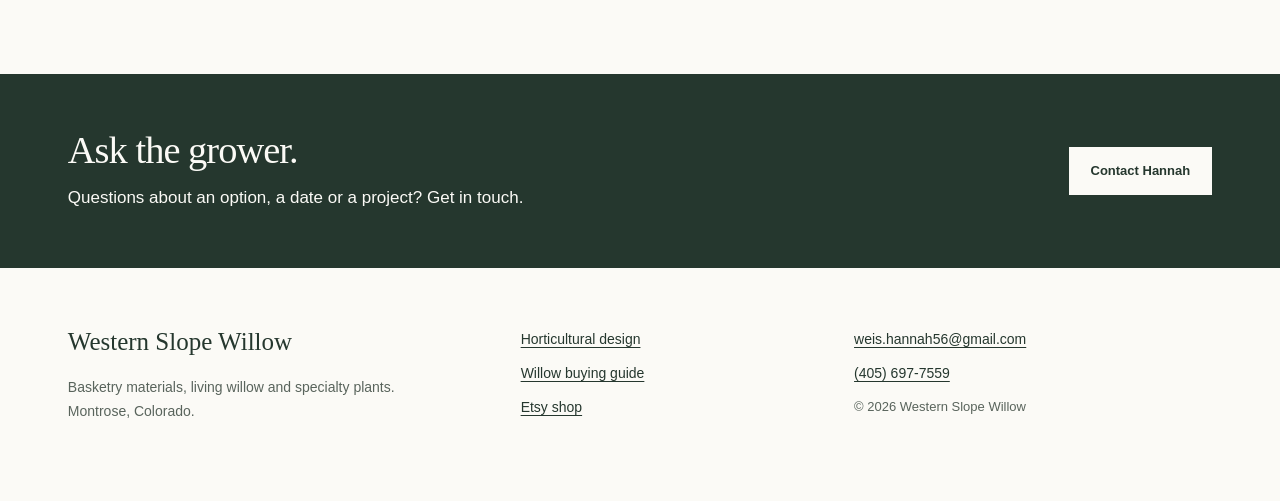
<file: basketry-willow/dried-rods/index.html>
<!doctype html>
<html lang="en"><head><meta charset="utf-8"><meta name="viewport" content="width=device-width, initial-scale=1"><title>Dried Willow Rods for Basket Weaving | Western Slope Willow</title><meta name="description" content="Explore dried basketry willow rods, including Whissender, Kaat, Basfordiana and Noire de Villaine. Check sizes, preparation needs and current Etsy options."><link rel="canonical" href="https://westernslopewillow.com/basketry-willow/dried-rods/"><meta property="og:type" content="website"><meta property="og:title" content="Dried Willow Rods for Basket Weaving | Western Slope Willow"><meta property="og:description" content="Explore dried basketry willow rods, including Whissender, Kaat, Basfordiana and Noire de Villaine. Check sizes, preparation needs and current Etsy options."><meta property="og:url" content="https://westernslopewillow.com/basketry-willow/dried-rods/"><meta property="og:image" content="https://westernslopewillow.com/assets/willow-rods.jpg"><meta property="og:image:alt" content="Close view of reddish brown willow rods"><link rel="icon" href="/assets/logo.png"><link rel="stylesheet" href="/assets/site.css"><script type="application/ld+json">{"@context": "https://schema.org", "@graph": [{"@type": "Organization", "@id": "https://westernslopewillow.com/#organization", "name": "Western Slope Willow", "url": "https://westernslopewillow.com/", "logo": "https://westernslopewillow.com/assets/logo.png", "email": "weis.hannah56@gmail.com", "telephone": "+1-405-697-7559", "address": {"@type": "PostalAddress", "addressLocality": "Montrose", "addressRegion": "CO", "addressCountry": "US"}, "sameAs": ["https://www.etsy.com/shop/WesternSlopeWillowCo"]}, {"@type": "WebSite", "@id": "https://westernslopewillow.com/#website", "url": "https://westernslopewillow.com/", "name": "Western Slope Willow", "publisher": {"@id": "https://westernslopewillow.com/#organization"}}, {"@type": "WebPage", "@id": "https://westernslopewillow.com/basketry-willow/dried-rods/#webpage", "url": "https://westernslopewillow.com/basketry-willow/dried-rods/", "name": "Dried Willow Rods for Basket Weaving | Western Slope Willow", "description": "Explore dried basketry willow rods, including Whissender, Kaat, Basfordiana and Noire de Villaine. Check sizes, preparation needs and current Etsy options.", "isPartOf": {"@id": "https://westernslopewillow.com/#website"}}, {"@type": "BreadcrumbList", "itemListElement": [{"@type": "ListItem", "position": 1, "name": "Home", "item": "https://westernslopewillow.com/"}, {"@type": "ListItem", "position": 2, "name": "Basketry willow", "item": "https://westernslopewillow.com/basketry-willow/"}, {"@type": "ListItem", "position": 3, "name": "Dried willow rods for basket weaving", "item": "https://westernslopewillow.com/basketry-willow/dried-rods/"}]}]}</script><script src="/assets/site.js" defer></script></head><body><a class="skip" href="#main">Skip to content</a><header class="site-header"><a class="brand" href="/"><img src="/assets/logo.png" alt="" width="48" height="48"><span>Western Slope<br><strong>Willow</strong></span></a><nav class="desktop-nav" aria-label="Main navigation"><a href="/basketry-willow/">Basketry</a><a href="/willow-plants-and-cuttings/">Plants & cuttings</a><a href="/restoration-willow/">Restoration</a><a href="/about/">Our story</a><a href="/contact/">Contact</a></nav><details class="mobile-nav"><summary>Menu</summary><nav aria-label="Mobile navigation"><a href="/basketry-willow/">Basketry</a><a href="/willow-plants-and-cuttings/">Plants & cuttings</a><a href="/restoration-willow/">Restoration</a><a href="/about/">Our story</a><a href="/contact/">Contact</a></nav></details></header><main id="main"><div class="page-intro"><div class="breadcrumbs"><a href="/">Home</a><span>/</span><a href="/basketry-willow/">Basketry willow</a><span>/</span><span>Dried basketry willow</span></div><p class="eyebrow">Dried basketry willow</p><h1>Dried willow rods for basket weaving</h1><p class="lead">Choose your willow by the work it needs to do. Explore named varieties and rod options in our Etsy shop, then check the selected bundle&#x27;s size, quantity and preparation needs.</p></div><article class="prose"><h2>Explore the dried willow selection</h2><p>Our shop includes the varieties below. You can check current options and place your order through each variety's Etsy listing. Colors vary naturally, so use the listing's photographs and description when making your choice.</p><ul><li><a href="/basketry-willow/whissender/">Whissender dried basket willow</a></li><li><a href="https://www.etsy.com/listing/4571740816/kaat-basket-willow-naturally-dried">Kaat dried basket willow</a></li><li><a href="https://www.etsy.com/listing/4571756450/basfordiana-basketry-willow-naturally">Basfordiana dried basketry willow</a></li><li><a href="https://www.etsy.com/listing/4569921798/noire-de-villaine-basket-willow-light">Noire de Villaine dried basket willow</a></li></ul><p>You can also explore our <a href="https://www.etsy.com/listing/1361925683/freshly-harvested-naturally-dried-willow">3–6 foot willow branch listing</a>. That listing includes different material options. For weaving, check that you have selected the appropriate dried option; a fresh-cut option is not the same product.</p><h2>Check the bundle against your project</h2><p>A basket pattern may call for different sizes for its base, uprights, sides and border. Match the material to those requirements rather than choosing by color alone.</p><ul><li><strong>Length:</strong> Compare the rod length with your pattern or intended piece.</li><li><strong>Thickness:</strong> Check the description, and ask if you need a particular diameter.</li><li><strong>Quantity:</strong> Confirm how the bundle is measured and what the selected option includes.</li><li><strong>Condition:</strong> Choose dried weaving material, not live propagation stock.</li></ul><h2>Allow time to prepare your willow</h2><p>Dried willow is stored craft material, not necessarily ready to bend straight from the package. Preparation for weaving includes soaking and mellowing where required. Timing depends on the material and conditions, so follow the directions for your purchase or <a href="/contact/">ask us before you begin</a>.</p><details><summary>Is this willow for planting?</summary><p>This page is for dried weaving rods. If you want to grow willow, explore our <a href="/willow-plants-and-cuttings/">live plants and cuttings</a>. For a construction or habitat restoration project, use our <a href="/restoration-willow/">restoration inquiry page</a> so we can discuss the stock your plans specify.</p></details><details><summary>What if I need material for a workshop?</summary><p>Send the project, quantities and date you need it. Confirm availability and timing before placing an order. Current prices and purchase options are shown in <a href="https://www.etsy.com/shop/WesternSlopeWillowCo">our Etsy shop</a>.</p></details></article><section class="callout"><div><h2>Ask the grower.</h2><p>Questions about an option, a date or a project? Get in touch.</p></div><a class="button light" href="/contact/">Contact Hannah</a></section></main><footer><div><a class="footer-brand" href="/">Western Slope Willow</a><p>Basketry materials, living willow and specialty plants.<br>Montrose, Colorado.</p></div><div><a href="/horticultural-design/">Horticultural design</a><a href="/guides/dried-willow-vs-live-cuttings/">Willow buying guide</a><a href="https://www.etsy.com/shop/WesternSlopeWillowCo">Etsy shop</a></div><div><a href="mailto:weis.hannah56@gmail.com">weis.hannah56@gmail.com</a><a href="tel:+14056977559">(405) 697-7559</a><span class="small">&copy; 2026 Western Slope Willow</span></div></footer></body></html>
</file>
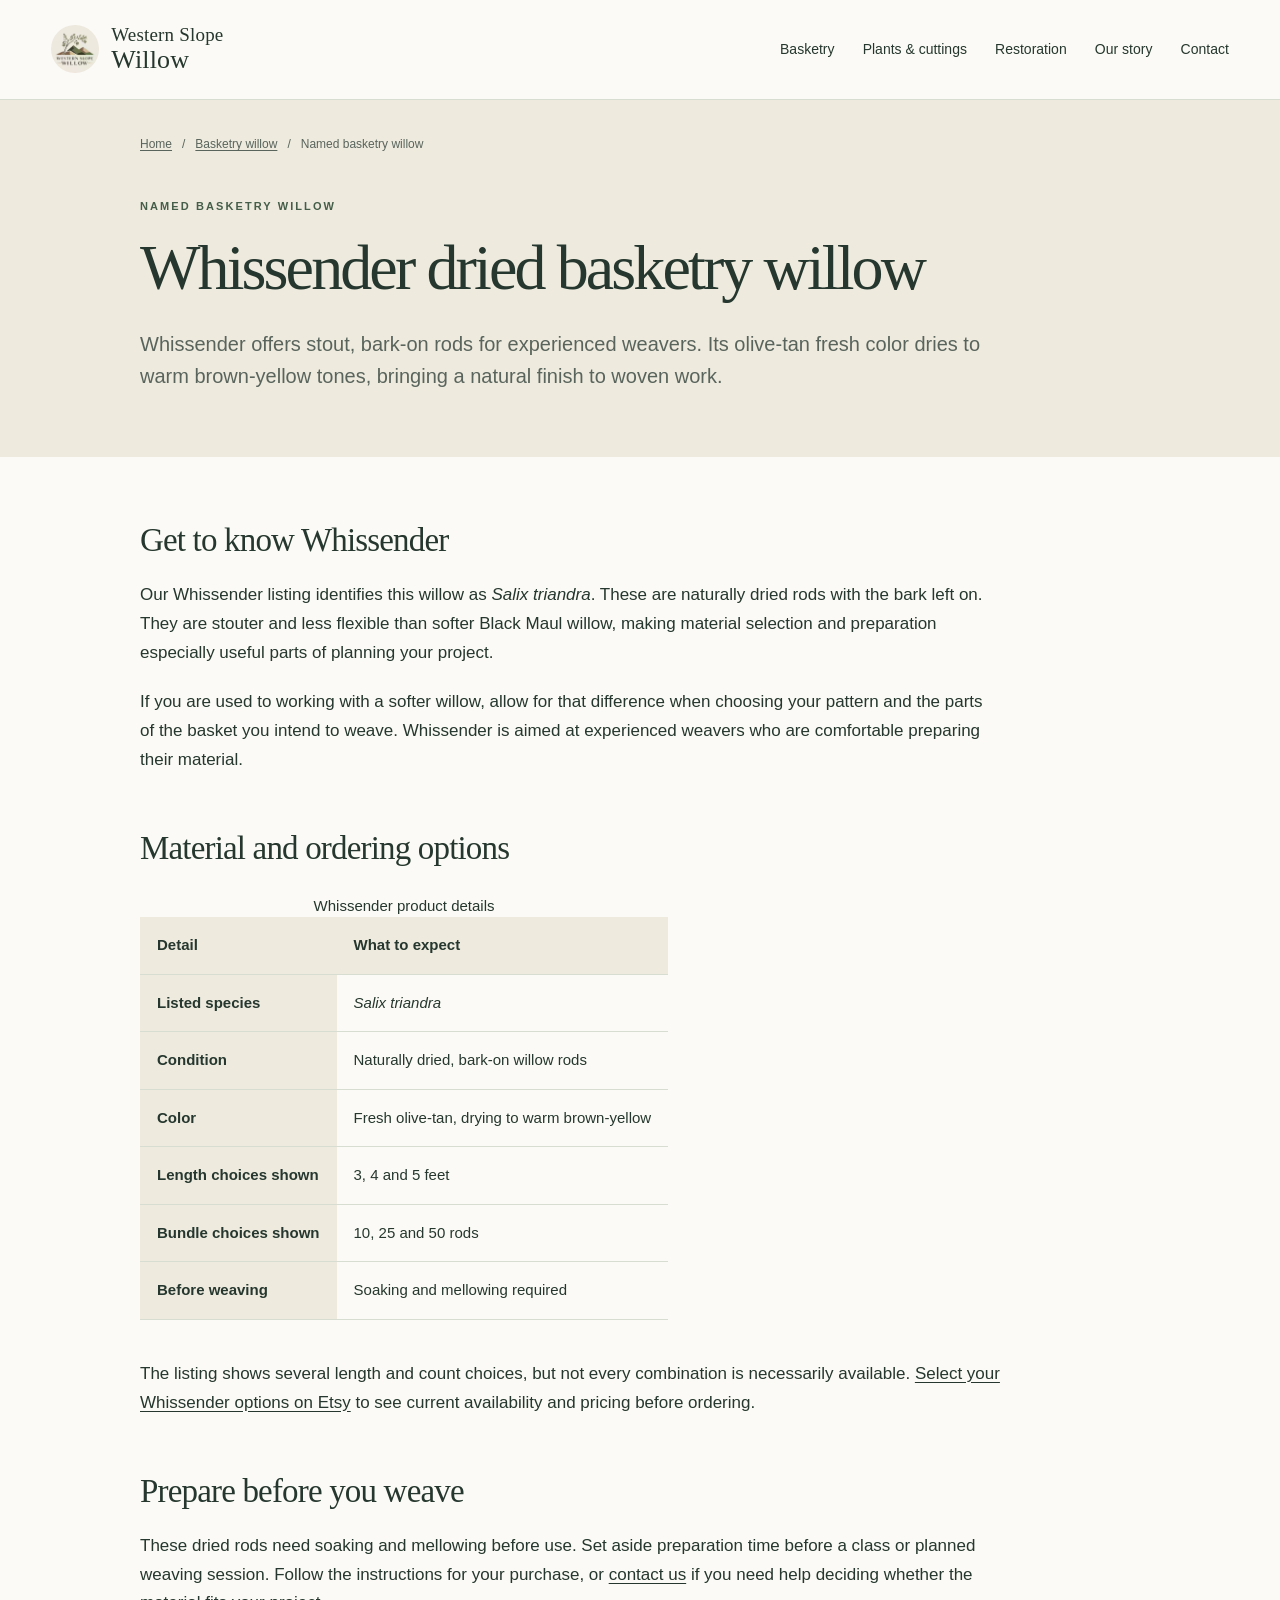
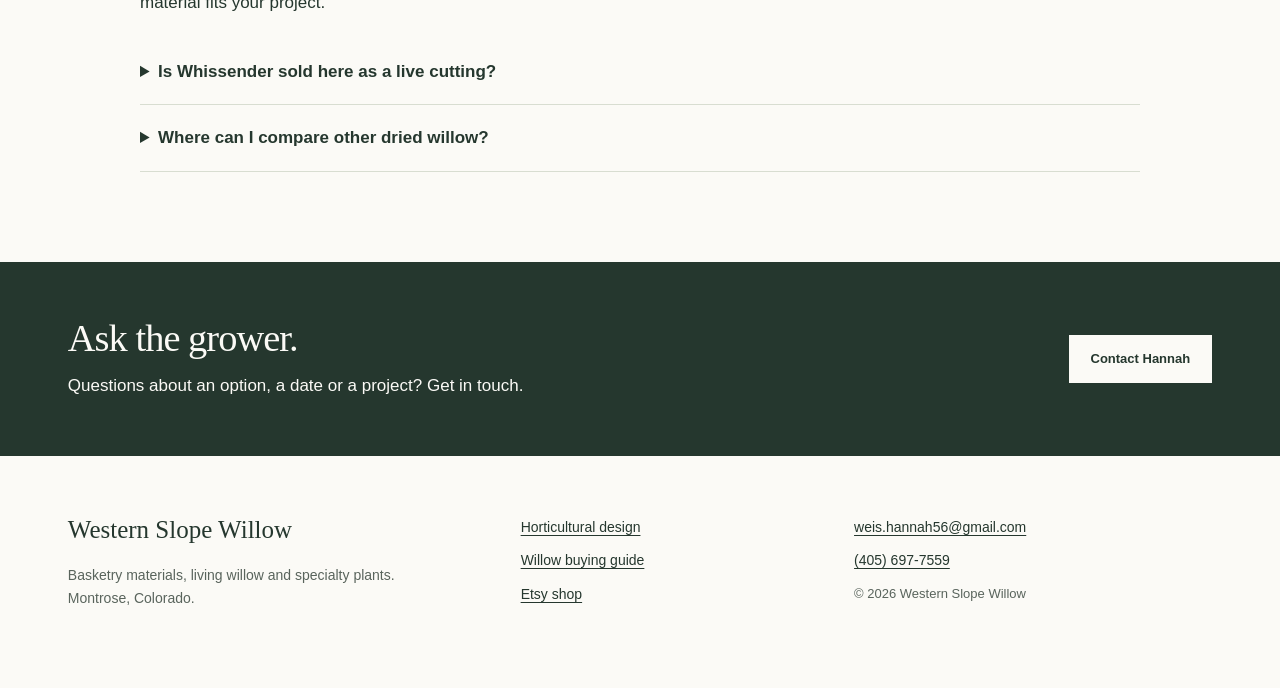
<file: basketry-willow/whissender/index.html>
<!doctype html>
<html lang="en"><head><meta charset="utf-8"><meta name="viewport" content="width=device-width, initial-scale=1"><title>Whissender Dried Basketry Willow | Western Slope Willow</title><meta name="description" content="Explore Whissender bark-on dried willow rods for experienced basket weavers. Compare sizes and bundle options, learn preparation needs and order through Etsy."><link rel="canonical" href="https://westernslopewillow.com/basketry-willow/whissender/"><meta property="og:type" content="website"><meta property="og:title" content="Whissender Dried Basketry Willow | Western Slope Willow"><meta property="og:description" content="Explore Whissender bark-on dried willow rods for experienced basket weavers. Compare sizes and bundle options, learn preparation needs and order through Etsy."><meta property="og:url" content="https://westernslopewillow.com/basketry-willow/whissender/"><meta property="og:image" content="https://westernslopewillow.com/assets/willow-rods.jpg"><meta property="og:image:alt" content="Close view of reddish brown willow rods"><link rel="icon" href="/assets/logo.png"><link rel="stylesheet" href="/assets/site.css"><script type="application/ld+json">{"@context": "https://schema.org", "@graph": [{"@type": "Organization", "@id": "https://westernslopewillow.com/#organization", "name": "Western Slope Willow", "url": "https://westernslopewillow.com/", "logo": "https://westernslopewillow.com/assets/logo.png", "email": "weis.hannah56@gmail.com", "telephone": "+1-405-697-7559", "address": {"@type": "PostalAddress", "addressLocality": "Montrose", "addressRegion": "CO", "addressCountry": "US"}, "sameAs": ["https://www.etsy.com/shop/WesternSlopeWillowCo"]}, {"@type": "WebSite", "@id": "https://westernslopewillow.com/#website", "url": "https://westernslopewillow.com/", "name": "Western Slope Willow", "publisher": {"@id": "https://westernslopewillow.com/#organization"}}, {"@type": "WebPage", "@id": "https://westernslopewillow.com/basketry-willow/whissender/#webpage", "url": "https://westernslopewillow.com/basketry-willow/whissender/", "name": "Whissender Dried Basketry Willow | Western Slope Willow", "description": "Explore Whissender bark-on dried willow rods for experienced basket weavers. Compare sizes and bundle options, learn preparation needs and order through Etsy.", "isPartOf": {"@id": "https://westernslopewillow.com/#website"}}, {"@type": "BreadcrumbList", "itemListElement": [{"@type": "ListItem", "position": 1, "name": "Home", "item": "https://westernslopewillow.com/"}, {"@type": "ListItem", "position": 2, "name": "Basketry willow", "item": "https://westernslopewillow.com/basketry-willow/"}, {"@type": "ListItem", "position": 3, "name": "Whissender dried basketry willow", "item": "https://westernslopewillow.com/basketry-willow/whissender/"}]}]}</script><script src="/assets/site.js" defer></script></head><body><a class="skip" href="#main">Skip to content</a><header class="site-header"><a class="brand" href="/"><img src="/assets/logo.png" alt="" width="48" height="48"><span>Western Slope<br><strong>Willow</strong></span></a><nav class="desktop-nav" aria-label="Main navigation"><a href="/basketry-willow/">Basketry</a><a href="/willow-plants-and-cuttings/">Plants & cuttings</a><a href="/restoration-willow/">Restoration</a><a href="/about/">Our story</a><a href="/contact/">Contact</a></nav><details class="mobile-nav"><summary>Menu</summary><nav aria-label="Mobile navigation"><a href="/basketry-willow/">Basketry</a><a href="/willow-plants-and-cuttings/">Plants & cuttings</a><a href="/restoration-willow/">Restoration</a><a href="/about/">Our story</a><a href="/contact/">Contact</a></nav></details></header><main id="main"><div class="page-intro"><div class="breadcrumbs"><a href="/">Home</a><span>/</span><a href="/basketry-willow/">Basketry willow</a><span>/</span><span>Named basketry willow</span></div><p class="eyebrow">Named basketry willow</p><h1>Whissender dried basketry willow</h1><p class="lead">Whissender offers stout, bark-on rods for experienced weavers. Its olive-tan fresh color dries to warm brown-yellow tones, bringing a natural finish to woven work.</p></div><article class="prose"><h2>Get to know Whissender</h2><p>Our Whissender listing identifies this willow as <em>Salix triandra</em>. These are naturally dried rods with the bark left on. They are stouter and less flexible than softer Black Maul willow, making material selection and preparation especially useful parts of planning your project.</p><p>If you are used to working with a softer willow, allow for that difference when choosing your pattern and the parts of the basket you intend to weave. Whissender is aimed at experienced weavers who are comfortable preparing their material.</p><h2>Material and ordering options</h2><table><caption>Whissender product details</caption><thead><tr><th scope="col">Detail</th><th scope="col">What to expect</th></tr></thead><tbody><tr><th scope="row">Listed species</th><td><em>Salix triandra</em></td></tr><tr><th scope="row">Condition</th><td>Naturally dried, bark-on willow rods</td></tr><tr><th scope="row">Color</th><td>Fresh olive-tan, drying to warm brown-yellow</td></tr><tr><th scope="row">Length choices shown</th><td>3, 4 and 5 feet</td></tr><tr><th scope="row">Bundle choices shown</th><td>10, 25 and 50 rods</td></tr><tr><th scope="row">Before weaving</th><td>Soaking and mellowing required</td></tr></tbody></table><p>The listing shows several length and count choices, but not every combination is necessarily available. <a href="https://www.etsy.com/listing/4569915538/whissender-basket-willow-olive-tan-to">Select your Whissender options on Etsy</a> to see current availability and pricing before ordering.</p><h2>Prepare before you weave</h2><p>These dried rods need soaking and mellowing before use. Set aside preparation time before a class or planned weaving session. Follow the instructions for your purchase, or <a href="/contact/">contact us</a> if you need help deciding whether the material fits your project.</p><details><summary>Is Whissender sold here as a live cutting?</summary><p>This product is dried weaving material. For growing willow, visit <a href="/willow-plants-and-cuttings/">live willow plants and cuttings</a> instead.</p></details><details><summary>Where can I compare other dried willow?</summary><p>Return to our <a href="/basketry-willow/dried-rods/">dried basketry willow selection</a> to explore other named varieties and buying considerations.</p></details></article><section class="callout"><div><h2>Ask the grower.</h2><p>Questions about an option, a date or a project? Get in touch.</p></div><a class="button light" href="/contact/">Contact Hannah</a></section></main><footer><div><a class="footer-brand" href="/">Western Slope Willow</a><p>Basketry materials, living willow and specialty plants.<br>Montrose, Colorado.</p></div><div><a href="/horticultural-design/">Horticultural design</a><a href="/guides/dried-willow-vs-live-cuttings/">Willow buying guide</a><a href="https://www.etsy.com/shop/WesternSlopeWillowCo">Etsy shop</a></div><div><a href="mailto:weis.hannah56@gmail.com">weis.hannah56@gmail.com</a><a href="tel:+14056977559">(405) 697-7559</a><span class="small">&copy; 2026 Western Slope Willow</span></div></footer></body></html>
</file>
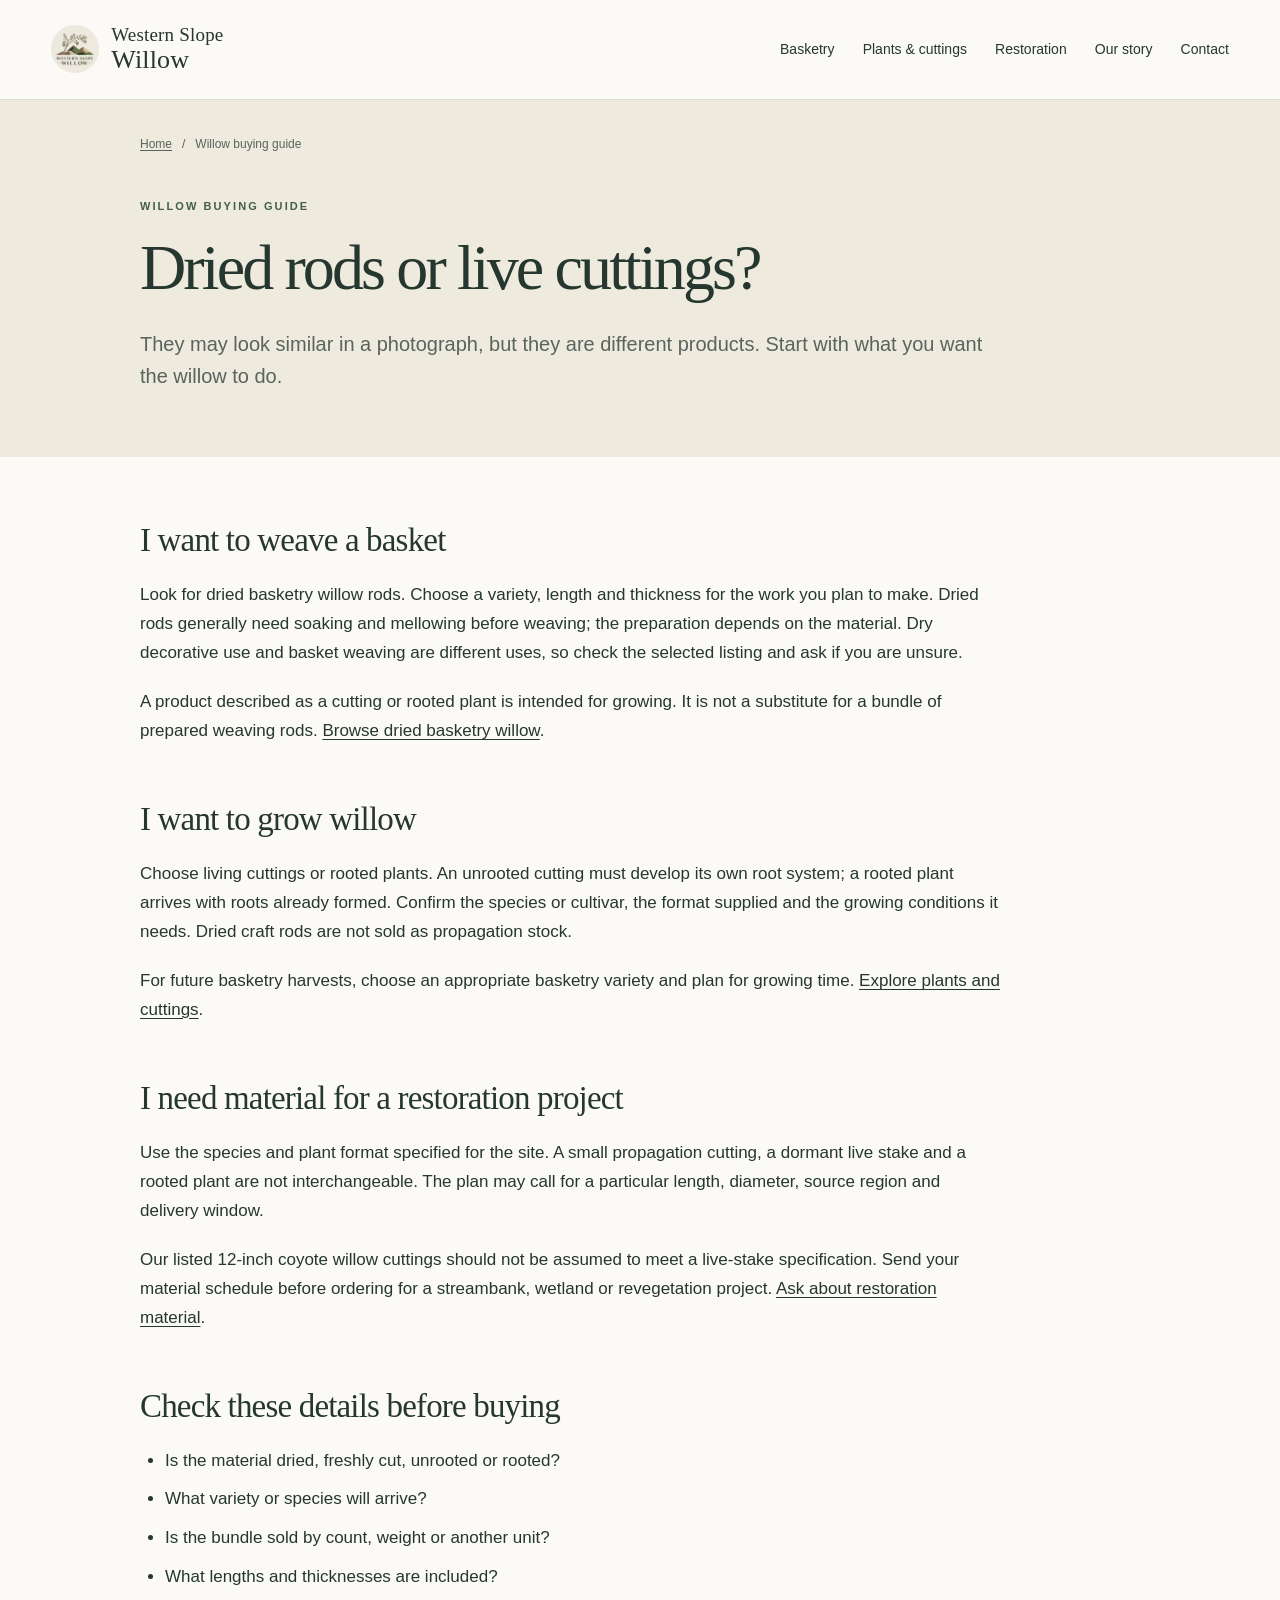
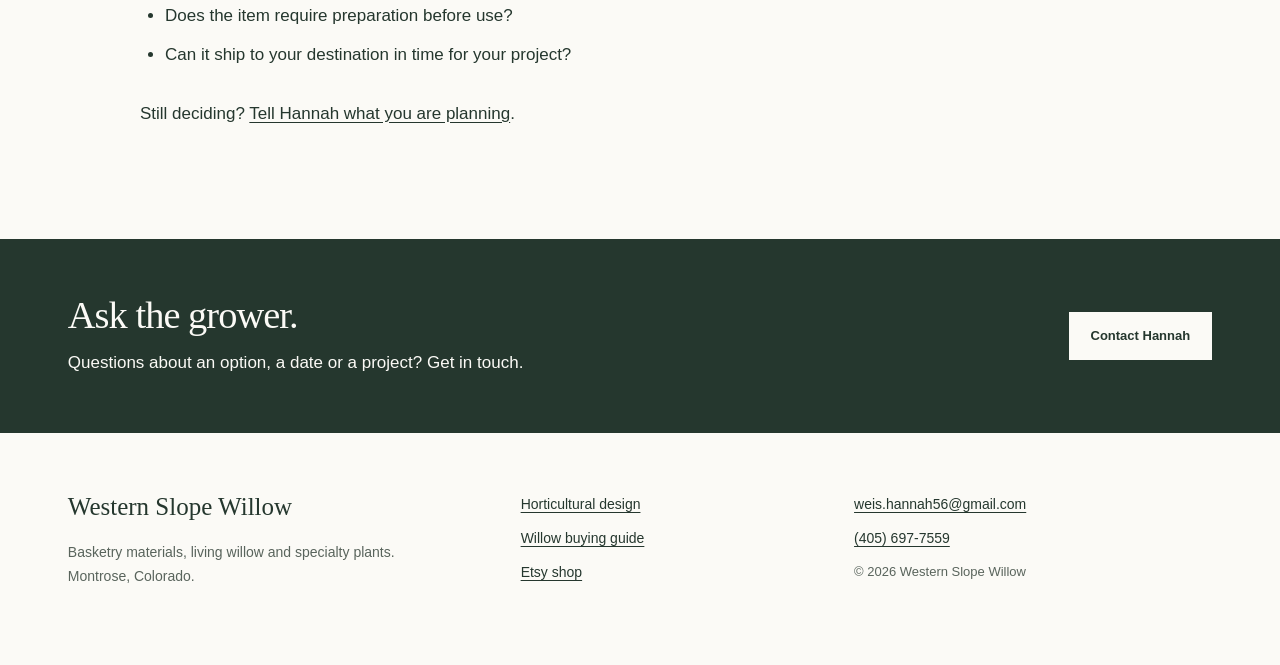
<file: guides/dried-willow-vs-live-cuttings/index.html>
<!doctype html>
<html lang="en"><head><meta charset="utf-8"><meta name="viewport" content="width=device-width, initial-scale=1"><title>Dried Willow Rods vs Live Cuttings: What to Buy</title><meta name="description" content="Choose the right willow material: dried rods for weaving, live cuttings for propagation, or plants and project-specific material for restoration."><link rel="canonical" href="https://westernslopewillow.com/guides/dried-willow-vs-live-cuttings/"><meta property="og:type" content="website"><meta property="og:title" content="Dried Willow Rods vs Live Cuttings: What to Buy"><meta property="og:description" content="Choose the right willow material: dried rods for weaving, live cuttings for propagation, or plants and project-specific material for restoration."><meta property="og:url" content="https://westernslopewillow.com/guides/dried-willow-vs-live-cuttings/"><meta property="og:image" content="https://westernslopewillow.com/assets/willow-rods.jpg"><meta property="og:image:alt" content="Close view of reddish brown willow rods"><link rel="icon" href="/assets/logo.png"><link rel="stylesheet" href="/assets/site.css"><script type="application/ld+json">{"@context": "https://schema.org", "@graph": [{"@type": "Organization", "@id": "https://westernslopewillow.com/#organization", "name": "Western Slope Willow", "url": "https://westernslopewillow.com/", "logo": "https://westernslopewillow.com/assets/logo.png", "email": "weis.hannah56@gmail.com", "telephone": "+1-405-697-7559", "address": {"@type": "PostalAddress", "addressLocality": "Montrose", "addressRegion": "CO", "addressCountry": "US"}, "sameAs": ["https://www.etsy.com/shop/WesternSlopeWillowCo"]}, {"@type": "WebSite", "@id": "https://westernslopewillow.com/#website", "url": "https://westernslopewillow.com/", "name": "Western Slope Willow", "publisher": {"@id": "https://westernslopewillow.com/#organization"}}, {"@type": "WebPage", "@id": "https://westernslopewillow.com/guides/dried-willow-vs-live-cuttings/#webpage", "url": "https://westernslopewillow.com/guides/dried-willow-vs-live-cuttings/", "name": "Dried Willow Rods vs Live Cuttings: What to Buy", "description": "Choose the right willow material: dried rods for weaving, live cuttings for propagation, or plants and project-specific material for restoration.", "isPartOf": {"@id": "https://westernslopewillow.com/#website"}}, {"@type": "BreadcrumbList", "itemListElement": [{"@type": "ListItem", "position": 1, "name": "Home", "item": "https://westernslopewillow.com/"}, {"@type": "ListItem", "position": 2, "name": "Dried rods or live cuttings?", "item": "https://westernslopewillow.com/guides/dried-willow-vs-live-cuttings/"}]}]}</script><script src="/assets/site.js" defer></script></head><body><a class="skip" href="#main">Skip to content</a><header class="site-header"><a class="brand" href="/"><img src="/assets/logo.png" alt="" width="48" height="48"><span>Western Slope<br><strong>Willow</strong></span></a><nav class="desktop-nav" aria-label="Main navigation"><a href="/basketry-willow/">Basketry</a><a href="/willow-plants-and-cuttings/">Plants & cuttings</a><a href="/restoration-willow/">Restoration</a><a href="/about/">Our story</a><a href="/contact/">Contact</a></nav><details class="mobile-nav"><summary>Menu</summary><nav aria-label="Mobile navigation"><a href="/basketry-willow/">Basketry</a><a href="/willow-plants-and-cuttings/">Plants & cuttings</a><a href="/restoration-willow/">Restoration</a><a href="/about/">Our story</a><a href="/contact/">Contact</a></nav></details></header><main id="main"><div class="page-intro"><div class="breadcrumbs"><a href="/">Home</a><span>/</span><span>Willow buying guide</span></div><p class="eyebrow">Willow buying guide</p><h1>Dried rods or live cuttings?</h1><p class="lead">They may look similar in a photograph, but they are different products. Start with what you want the willow to do.</p></div><article class="prose"><h2>I want to weave a basket</h2><p>Look for dried basketry willow rods. Choose a variety, length and thickness for the work you plan to make. Dried rods generally need soaking and mellowing before weaving; the preparation depends on the material. Dry decorative use and basket weaving are different uses, so check the selected listing and ask if you are unsure.</p><p>A product described as a cutting or rooted plant is intended for growing. It is not a substitute for a bundle of prepared weaving rods. <a href="/basketry-willow/dried-rods/">Browse dried basketry willow</a>.</p><h2>I want to grow willow</h2><p>Choose living cuttings or rooted plants. An unrooted cutting must develop its own root system; a rooted plant arrives with roots already formed. Confirm the species or cultivar, the format supplied and the growing conditions it needs. Dried craft rods are not sold as propagation stock.</p><p>For future basketry harvests, choose an appropriate basketry variety and plan for growing time. <a href="/willow-plants-and-cuttings/">Explore plants and cuttings</a>.</p><h2>I need material for a restoration project</h2><p>Use the species and plant format specified for the site. A small propagation cutting, a dormant live stake and a rooted plant are not interchangeable. The plan may call for a particular length, diameter, source region and delivery window.</p><p>Our listed 12-inch coyote willow cuttings should not be assumed to meet a live-stake specification. Send your material schedule before ordering for a streambank, wetland or revegetation project. <a href="/restoration-willow/">Ask about restoration material</a>.</p><h2>Check these details before buying</h2><ul><li>Is the material dried, freshly cut, unrooted or rooted?</li><li>What variety or species will arrive?</li><li>Is the bundle sold by count, weight or another unit?</li><li>What lengths and thicknesses are included?</li><li>Does the item require preparation before use?</li><li>Can it ship to your destination in time for your project?</li></ul><p>Still deciding? <a href="/contact/">Tell Hannah what you are planning</a>.</p></article><section class="callout"><div><h2>Ask the grower.</h2><p>Questions about an option, a date or a project? Get in touch.</p></div><a class="button light" href="/contact/">Contact Hannah</a></section></main><footer><div><a class="footer-brand" href="/">Western Slope Willow</a><p>Basketry materials, living willow and specialty plants.<br>Montrose, Colorado.</p></div><div><a href="/horticultural-design/">Horticultural design</a><a href="/guides/dried-willow-vs-live-cuttings/">Willow buying guide</a><a href="https://www.etsy.com/shop/WesternSlopeWillowCo">Etsy shop</a></div><div><a href="mailto:weis.hannah56@gmail.com">weis.hannah56@gmail.com</a><a href="tel:+14056977559">(405) 697-7559</a><span class="small">&copy; 2026 Western Slope Willow</span></div></footer></body></html>
</file>
<file: assets/site.css>
:root{--ink:#25372e;--paper:#fbfaf6;--cream:#eeeade;--green:#445e49;--muted:#59645c;--line:#d8ddd1;--warm:#a95431}*{box-sizing:border-box}html{scroll-behavior:smooth}body{margin:0;background:var(--paper);color:var(--ink);font:17px/1.7 -apple-system,BlinkMacSystemFont,"Segoe UI",sans-serif}a{color:inherit;text-underline-offset:.2em}a:hover{color:var(--warm)}button,summary,a{-webkit-tap-highlight-color:transparent}a:focus-visible,summary:focus-visible{outline:3px solid var(--warm);outline-offset:5px}h1,h2,h3,p{margin-top:0}h1,h2,h3{font-family:Georgia,"Times New Roman",serif;font-weight:400;line-height:1.12}h1{font-size:clamp(2.8rem,5vw,5.2rem);letter-spacing:-.045em}h2{font-size:clamp(2rem,3.3vw,3.2rem);letter-spacing:-.025em}h3{font-size:1.8rem}p{margin-bottom:1.2em}img{max-width:100%;display:block}.skip{position:absolute;left:16px;top:-100px;background:white;padding:12px;z-index:100}.skip:focus{top:12px}.site-header{min-height:100px;display:flex;justify-content:space-between;align-items:center;gap:30px;padding:20px clamp(22px,4vw,70px);border-bottom:1px solid var(--line);background:var(--paper)}.brand{display:flex;align-items:center;gap:12px;text-decoration:none;flex-shrink:0}.brand img{border-radius:50%;object-fit:contain}.brand span{font:19px/1.15 Georgia,serif;letter-spacing:.01em}.brand strong{font-weight:400;font-size:26px}.desktop-nav{display:flex;gap:clamp(16px,2.2vw,38px);align-items:center;font-size:14px}.desktop-nav a{text-decoration:none;padding:8px 0}.desktop-nav a[aria-current]{border-bottom:1px solid var(--warm);color:var(--warm)}.mobile-nav{display:none}.hero{display:grid;grid-template-columns:1.05fr 1fr;min-height:680px}.hero-copy{background:var(--cream);padding:clamp(45px,7vw,110px) clamp(25px,5.3vw,85px);display:flex;flex-direction:column;justify-content:center}.eyebrow{text-transform:uppercase;font-size:11px;font-weight:700;letter-spacing:.19em;line-height:1.6;color:var(--green);margin-bottom:24px}.hero h1{margin-bottom:28px}.hero h1 em{color:var(--green);font-weight:400}.lead{font-size:20px;line-height:1.6;max-width:680px;color:var(--muted)}.hero .lead{max-width:470px}.actions{display:flex;flex-wrap:wrap;align-items:center;gap:15px;margin-top:20px}.button{display:inline-flex;justify-content:center;align-items:center;min-height:48px;padding:14px 21px;background:var(--green);color:white;text-decoration:none;font-size:13px;font-weight:650;border:1px solid var(--green);line-height:1.4}.button:hover{background:var(--ink);border-color:var(--ink);color:white}.button.secondary{background:transparent;color:var(--ink)}.button.secondary:hover{background:var(--ink);color:white}.button.light{background:var(--paper);border-color:var(--paper);color:var(--ink);flex-shrink:0}.hero-note{font-size:11px;letter-spacing:.08em;text-transform:uppercase;margin-top:40px;margin-bottom:0;color:var(--muted)}.hero-image{position:relative;min-height:600px;overflow:hidden}.hero-image>img{position:absolute;width:100%;height:100%;object-fit:cover;object-position:50% 45%}.image-caption{position:absolute;right:28px;bottom:28px;background:rgba(251,250,246,.95);padding:16px 22px;font-size:12px;line-height:1.6}.section{padding:85px clamp(24px,5.3vw,85px)}.section-top{max-width:750px;margin-bottom:44px}.cards{display:grid;grid-template-columns:repeat(3,1fr);gap:25px}.card{padding:35px 30px;background:var(--cream);display:flex;flex-direction:column;align-items:flex-start}.card .number{font:26px Georgia,serif;color:var(--warm);margin-bottom:30px}.card p{font-size:16px;color:var(--muted)}.card a{font-size:14px;font-weight:600;margin-top:auto}.split-section{display:grid;grid-template-columns:1fr 1fr;gap:80px;padding:80px clamp(24px,5.3vw,85px);border-top:1px solid var(--line);border-bottom:1px solid var(--line)}.split-section>div:last-child{max-width:580px;align-self:center}.text-link{font-size:15px;font-weight:600}.story{max-width:900px}.story>p:not(.eyebrow){max-width:650px}.callout{background:var(--ink);color:var(--paper);padding:55px clamp(24px,5.3vw,85px);display:flex;align-items:center;justify-content:space-between;gap:45px}.callout h2{font-size:clamp(1.8rem,3vw,2.7rem);margin-bottom:12px}.callout p{margin-bottom:0}.callout .eyebrow{color:#c7d1bc;margin-bottom:15px}footer{display:grid;grid-template-columns:1.4fr 1fr 1.2fr;gap:35px;padding:60px clamp(24px,5.3vw,85px);font-size:14px}footer>div{display:flex;flex-direction:column;align-items:flex-start;gap:10px}footer p{color:var(--muted);line-height:1.7}.footer-brand{font:25px Georgia,serif;text-decoration:none;margin-bottom:10px}.small{font-size:13px;color:var(--muted)}.page-intro{background:var(--cream);padding:35px max(24px,calc((100vw - 1000px)/2)) 65px}.page-intro h1{max-width:930px;margin-bottom:25px}.page-intro .lead{margin-bottom:0;max-width:850px}.breadcrumbs{display:flex;gap:10px;flex-wrap:wrap;font-size:12px;line-height:1.5;color:var(--muted);margin-bottom:45px}.page-intro .eyebrow{margin-bottom:16px}.prose{max-width:1050px;margin:0 auto;padding:65px 25px 90px}.prose>h2{margin-top:55px;margin-bottom:22px;font-size:33px}.prose>h2:first-child{margin-top:0}.prose h3{margin-top:30px;font-size:25px}.prose p,.prose li{max-width:860px}.prose li{margin-bottom:10px}.prose ul,.prose ol{padding-left:25px;margin-bottom:30px}.prose table{width:100%;border-collapse:collapse;margin:28px 0 40px;display:block;overflow-x:auto;font-size:15px;line-height:1.5}.prose th,.prose td{text-align:left;vertical-align:top;border-bottom:1px solid var(--line);padding:17px;min-width:120px}.prose th{background:var(--cream);font-weight:650}.prose details{padding:20px 0;border-bottom:1px solid var(--line)}.prose summary{cursor:pointer;font-weight:650;line-height:1.5}.prose details p{margin-top:15px;margin-bottom:0}.contact-grid{display:grid;grid-template-columns:1fr 1fr;gap:25px}.contact-box{padding:30px;background:var(--cream)}.contact-box h2{font-size:28px}.contact-box a{overflow-wrap:anywhere}.callout a{white-space:normal}.prose a{overflow-wrap:anywhere}@media(min-width:1600px){.hero{min-height:760px}}@media(max-width:1000px){.desktop-nav{gap:16px;font-size:13px}.brand span{font-size:17px}.hero{min-height:600px}.hero-copy{padding:60px 35px}.hero-image{min-height:560px}.cards{gap:15px}.card{padding:27px 23px}.split-section{gap:35px}footer{grid-template-columns:1.2fr 1fr;gap:30px}footer>div:last-child{grid-column:1/-1}}@media(max-width:760px){body{font-size:16px}.site-header{min-height:85px;padding:16px 22px;position:relative;z-index:5}.desktop-nav{display:none}.mobile-nav{display:block}.mobile-nav summary{padding:10px 0 10px 15px;font-size:14px;cursor:pointer}.mobile-nav nav{position:absolute;top:100%;right:0;left:0;background:var(--paper);padding:18px 24px 28px;border-bottom:1px solid var(--line);display:flex;flex-direction:column;gap:6px}.mobile-nav nav a{padding:10px 0;text-decoration:none}.hero{grid-template-columns:1fr}.hero-copy{padding:48px 24px 42px}.hero h1{font-size:52px}.hero-image{min-height:360px}.hero-image>img{object-position:50% 37%}.hero-note{margin-top:28px}.lead{font-size:18px}.section{padding:55px 24px}.cards{grid-template-columns:1fr;gap:18px}.card{padding:28px}.card .number{margin-bottom:20px}.card h3{margin-bottom:15px}.split-section{grid-template-columns:1fr;gap:20px;padding:50px 24px}.split-section h2{margin-bottom:10px}.callout{flex-direction:column;align-items:flex-start;padding:42px 24px;gap:25px}footer{grid-template-columns:1fr;padding:45px 24px;gap:28px}footer>div:last-child{grid-column:auto}.page-intro{padding:24px 24px 42px}.page-intro h1{font-size:43px}.breadcrumbs{margin-bottom:30px}.prose{padding:42px 24px 60px}.prose>h2{font-size:29px;margin-top:42px}.contact-grid{grid-template-columns:1fr}.prose table{margin-left:0}.image-caption{right:20px;bottom:20px}.button{padding:14px 18px}}@media(prefers-reduced-motion:reduce){html{scroll-behavior:auto}}@media print{.site-header,.callout,footer,.actions,.breadcrumbs{display:none}.hero,.split-section{display:block}.hero-image{display:none}.hero-copy,.page-intro,.section,.prose{padding:15px;background:white}.cards{display:block}.card{break-inside:avoid}.prose{max-width:none}a{color:black}}
</file>
